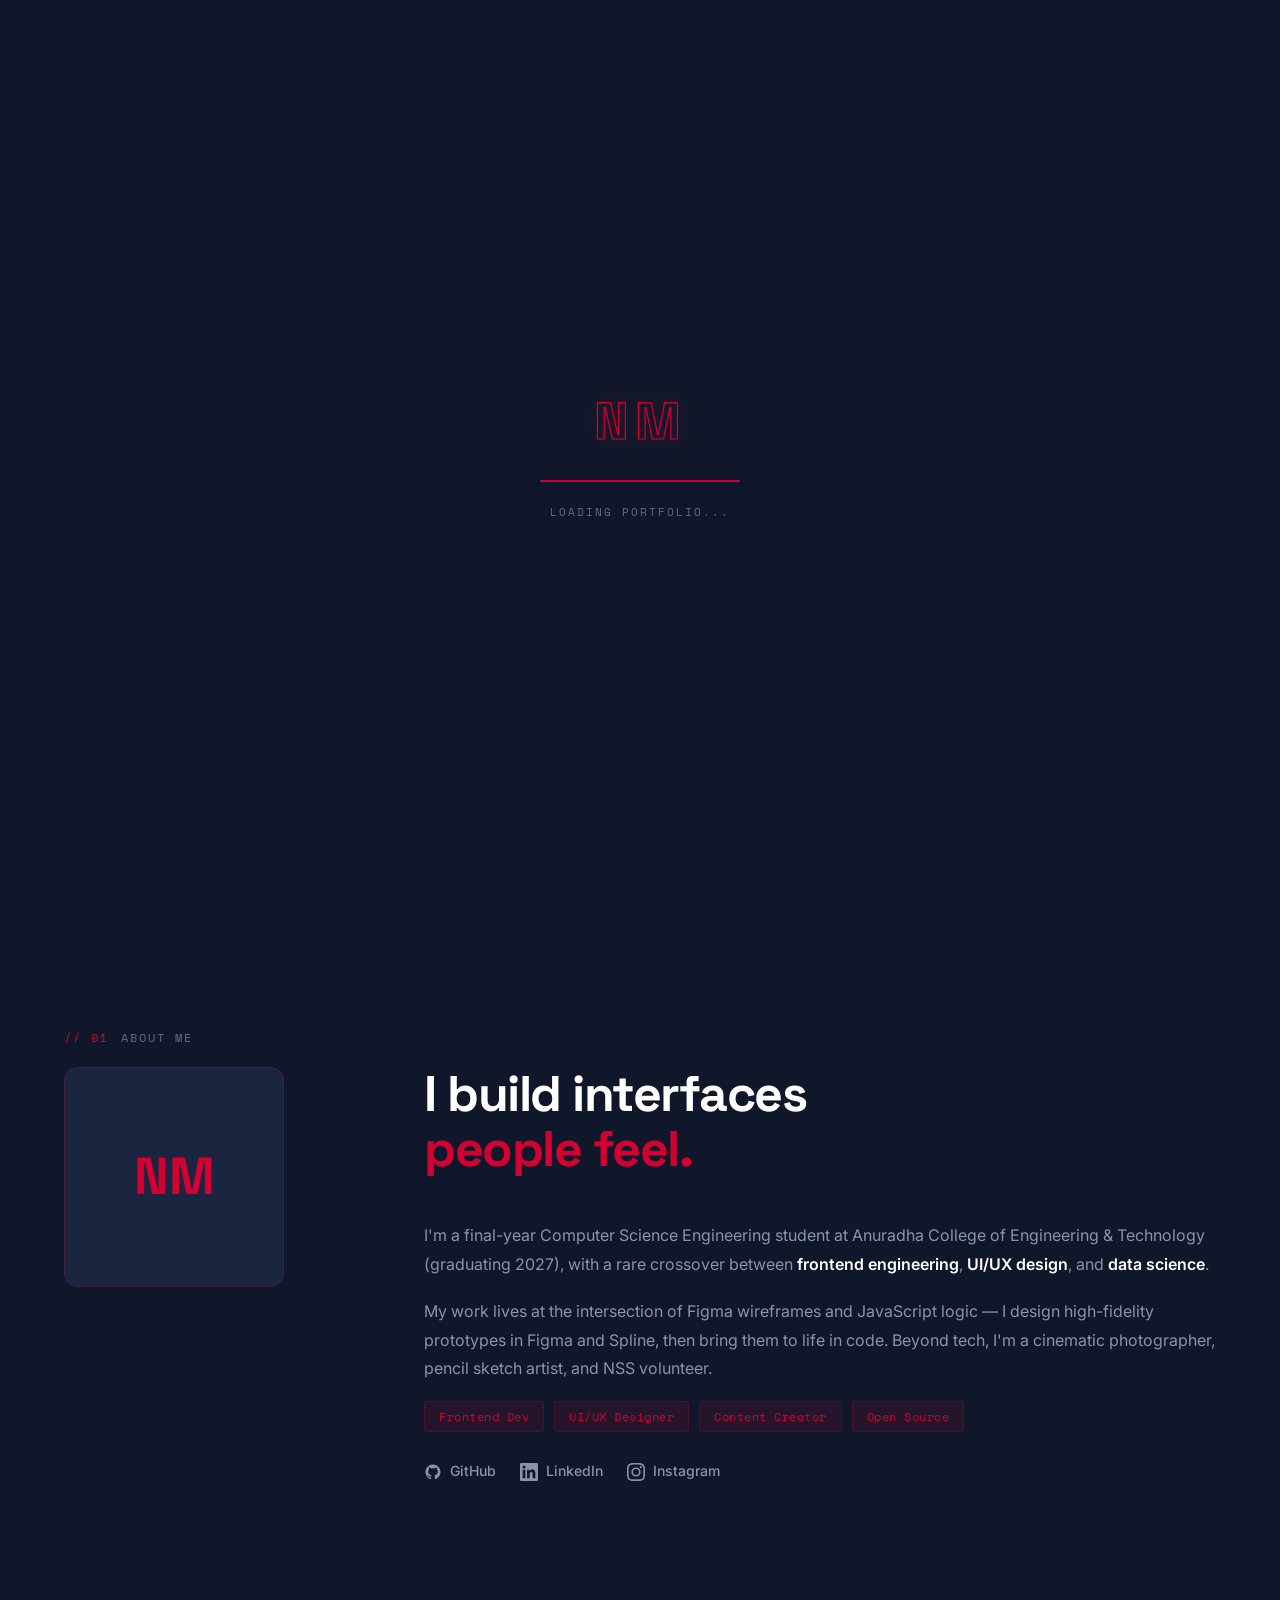
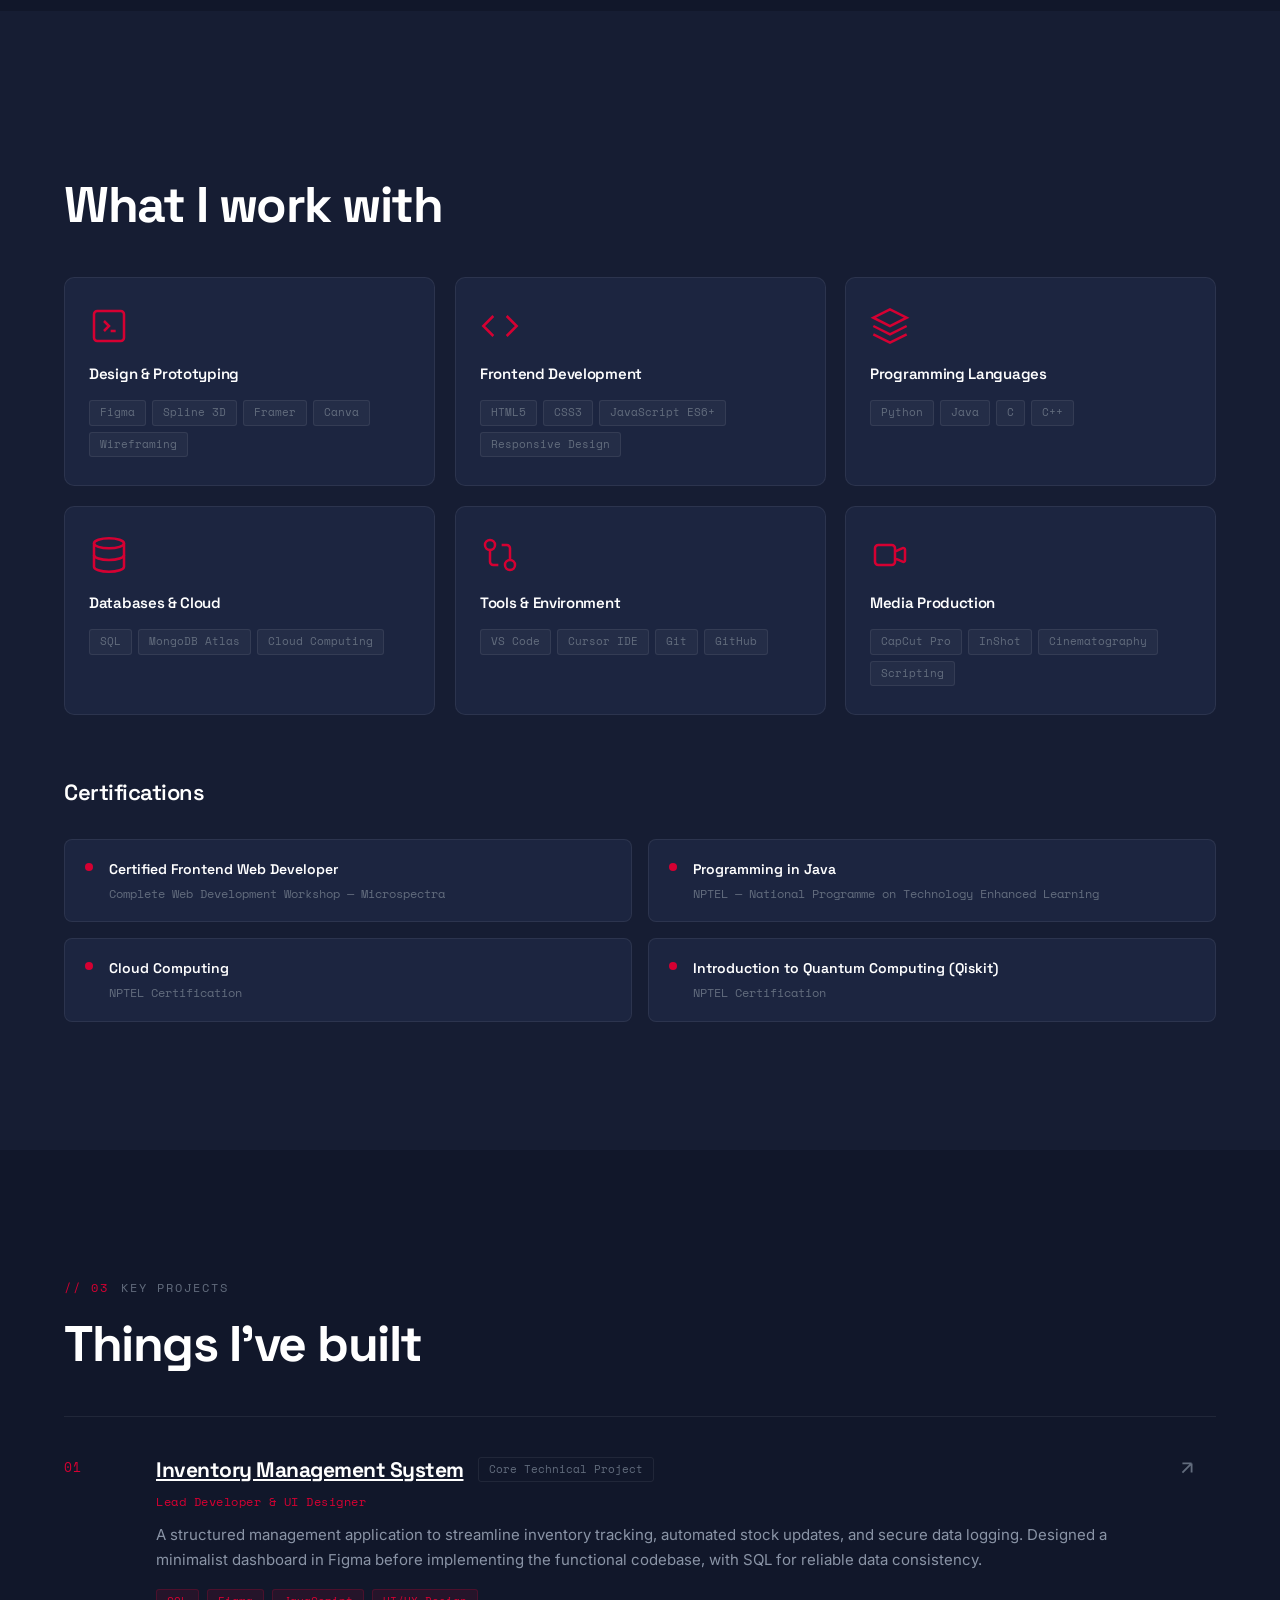
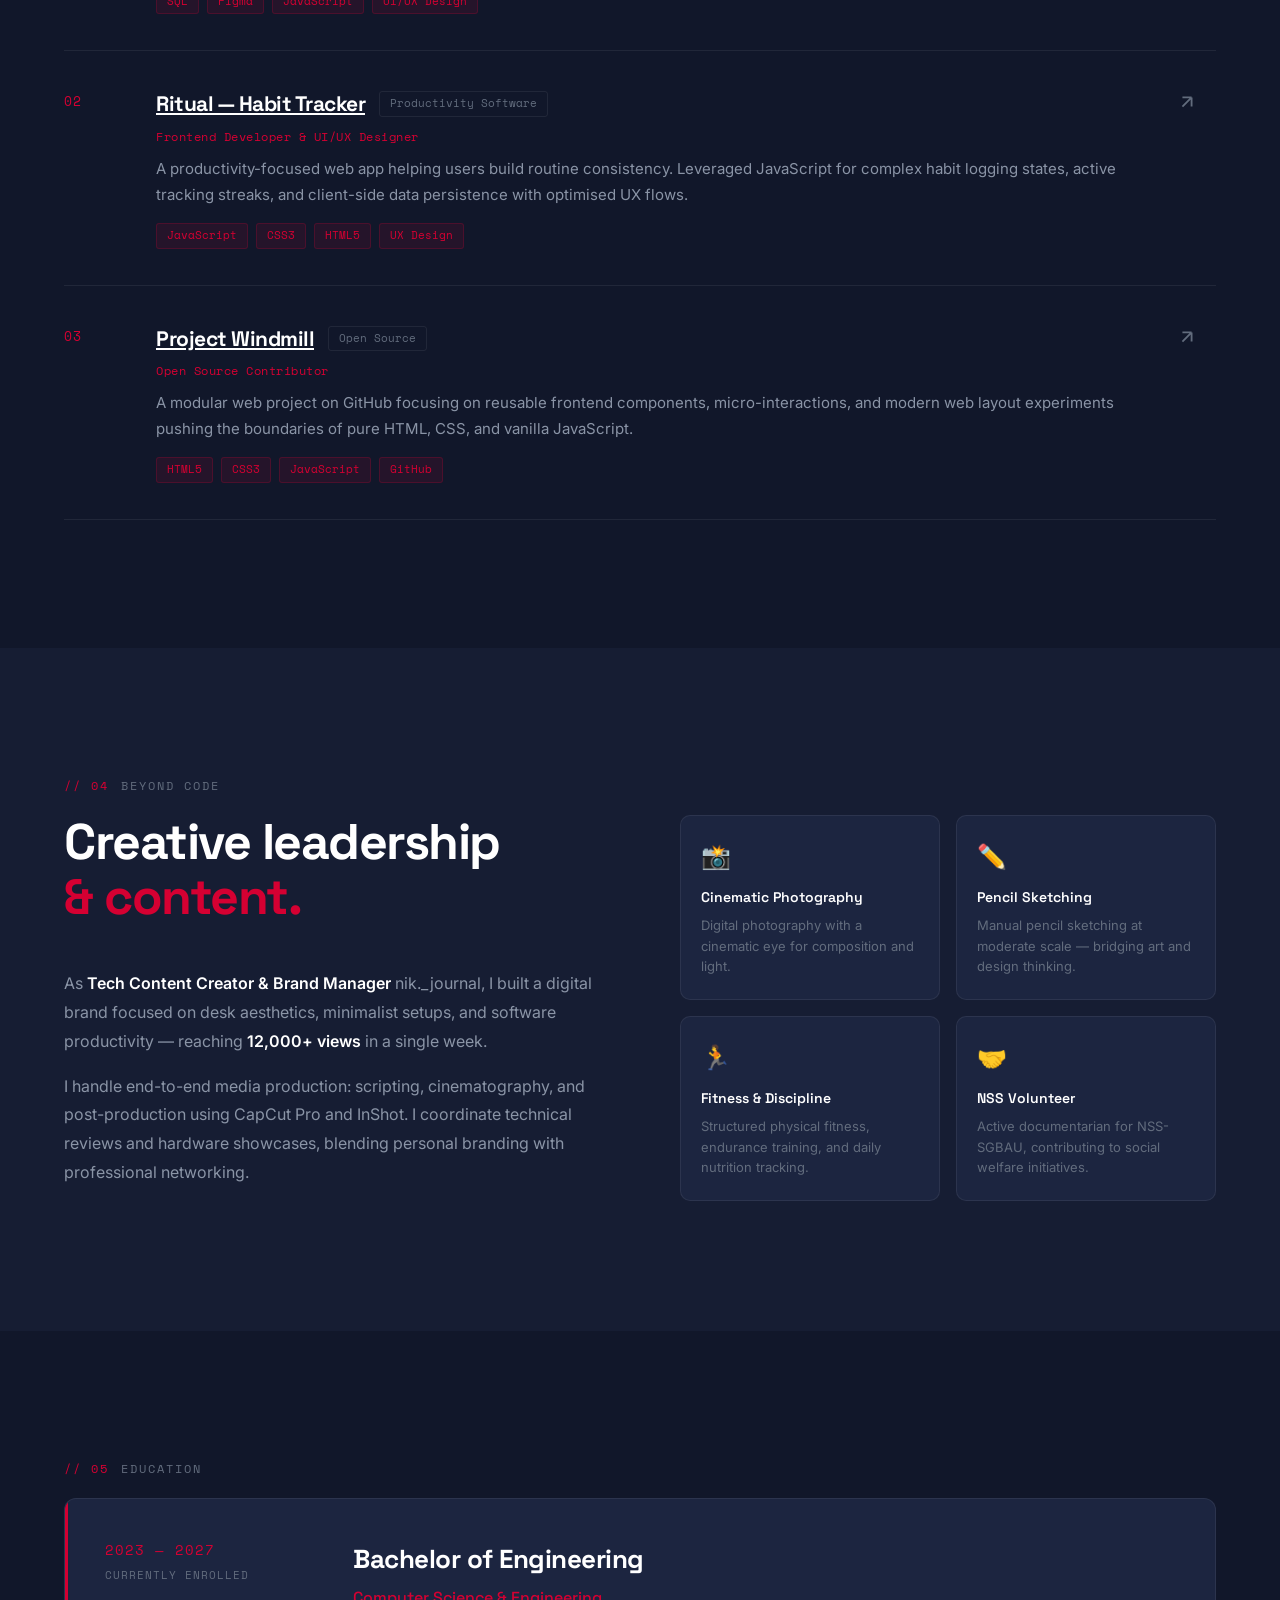
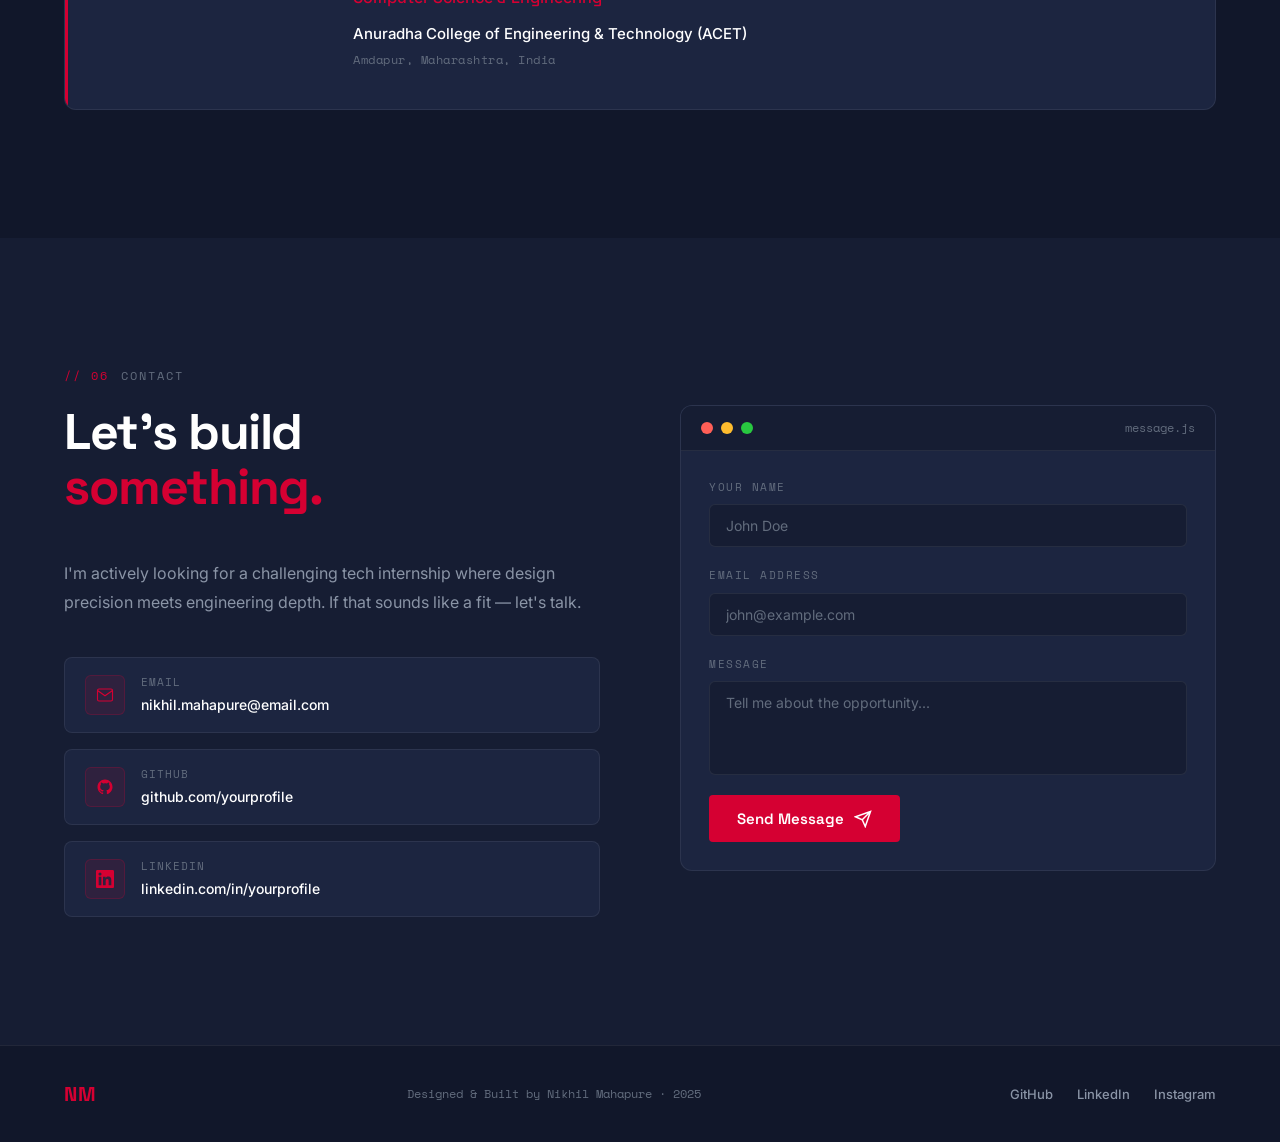
<file: index.html>
<!DOCTYPE html>
<html lang="en">
<head>
  <meta charset="UTF-8" />
  <meta name="viewport" content="width=device-width, initial-scale=1.0" />
  <title>Nikhil Mahapure — Frontend Developer & UI/UX Designer</title>
  <link rel="preconnect" href="https://fonts.googleapis.com" />
  <link rel="preconnect" href="https://fonts.gstatic.com" crossorigin />
  <link href="https://fonts.googleapis.com/css2?family=Space+Grotesk:wght@300;400;500;600;700&family=Inter:wght@300;400;500;600&family=Space+Mono:wght@400;700&display=swap" rel="stylesheet" />
  <link rel="icon" type="image/png" href="image\Frame 1.png">
  <link rel="stylesheet" href="style.css" />
</head>
<body>

  <!-- CURSOR -->
  <div class="cursor-dot" id="cursorDot"></div>
  <div class="cursor-ring" id="cursorRing"></div>

  <!-- LOADER -->
  <div class="loader" id="loader">
    <div class="loader-inner">
      <svg class="loader-svg" viewBox="0 0 160 80" fill="none" xmlns="http://www.w3.org/2000/svg">
        <text class="loader-initials" x="50%" y="60%" dominant-baseline="middle" text-anchor="middle">NM</text>
      </svg>
      <div class="loader-line-wrap"><div class="loader-line"></div></div>
      <span class="loader-label">Loading portfolio<span class="loader-dots">...</span></span>
    </div>
  </div>

  <!-- NAV -->
  <nav class="nav" id="nav">
    <a href="#hero" class="nav-logo magnetic"><span class="logo-nm">NM</span></a>
    <div class="nav-links">
      <a href="#about"    class="nav-link magnetic">About</a>
      <a href="#skills"   class="nav-link magnetic">Skills</a>
      <a href="#projects" class="nav-link magnetic">Projects</a>
      <a href="#creative" class="nav-link magnetic">Creative</a>
      <a href="#contact"  class="nav-link magnetic">Contact</a>
    </div>
    <button class="nav-menu-btn" id="menuBtn" aria-label="Toggle menu">
      <span></span><span></span><span></span>
    </button>
  </nav>

  <!-- Mobile Menu -->
  <div class="mobile-menu" id="mobileMenu">
    <a href="#about"    class="mobile-link">About</a>
    <a href="#skills"   class="mobile-link">Skills</a>
    <a href="#projects" class="mobile-link">Projects</a>
    <a href="#creative" class="mobile-link">Creative</a>
    <a href="#contact"  class="mobile-link">Contact</a>
  </div>

  <!-- HERO -->
  <section class="hero" id="hero">
    <div class="hero-bg-grid"></div>
    <div class="hero-particles" id="heroParticles"></div>

    <div class="hero-inner">

      <!-- ░ LEFT: text -->
      <div class="hero-content">
        <div class="hero-eyebrow reveal-up">
          <span class="eyebrow-dot"></span>
          Available for internship · Amdapur, Maharashtra
        </div>

        <h1 class="hero-name">
          <span class="name-line reveal-up" data-delay="0.1">
            <svg class="hero-name-svg" viewBox="0 0 720 104" fill="none" xmlns="http://www.w3.org/2000/svg" aria-label="NIKHIL">
              <text class="stroke-text" x="2" y="96">NIKHIL</text>
            </svg>
          </span>
          <span class="name-line reveal-up" data-delay="0.2">
            <span class="hero-filled-name">MAHAPURE</span>
          </span>
        </h1>

        <div class="hero-role reveal-up" data-delay="0.35">
          <span class="role-text" id="roleText"></span><span class="role-cursor">|</span>
        </div>

        <p class="hero-bio reveal-up" data-delay="0.45">
          Final-year CSE student crafting clean, interactive interfaces<br/>
          where design precision meets engineering depth.
        </p>

        <div class="hero-actions reveal-up" data-delay="0.55">
          <a href="#projects" class="btn-primary magnetic">
            <span>View Work</span>
            <svg viewBox="0 0 24 24" fill="none" stroke="currentColor" stroke-width="2"><path d="M5 12h14M12 5l7 7-7 7"/></svg>
          </a>
          <a href="#contact" class="btn-ghost magnetic">Get in Touch</a>
        </div>

        <div class="hero-stats reveal-up" data-delay="0.65">
          <div class="stat">
            <span class="stat-num">3+</span>
            <span class="stat-label">Projects Built</span>
          </div>
          <div class="stat-divider"></div>
          <div class="stat">
            <span class="stat-num">12K+</span>
            <span class="stat-label">Content Views</span>
          </div>
          <div class="stat-divider"></div>
          <div class="stat">
            <span class="stat-num">4+</span>
            <span class="stat-label">Certifications</span>
          </div>
        </div>
      </div>

      <!-- ░ RIGHT: 3D ID Card -->
      <div class="id-card-scene reveal-right" data-delay="0.4" id="idCardScene">

        <!-- Lanyard string -->
        <div class="lanyard-wrap" aria-hidden="true">
          <div class="lanyard-string"></div>
          <div class="lanyard-clip">
            <div class="lanyard-hole"></div>
          </div>
        </div>

        <!-- Card itself -->
        <div class="id-card" id="idCard">
          <div class="id-card-inner">

            <!-- FRONT -->
            <div class="id-card-face id-card-front">

              <!-- Holographic shimmer layer -->
              <div class="card-holo" id="cardHolo"></div>

              <!-- Top strip: brand + logo -->
              <div class="card-topbar">
                <div class="card-brand">
                  <span class="brand-dot"></span>
                  <span class="brand-text">ACET</span>
                </div>
                <div class="card-logo-mark">NM</div>
              </div>

              <!-- Photo placeholder -->
              <div class="card-photo">
                <div class="card-photo-inner">
                  <span class="photo-initials">NM</span>
                  <div class="photo-shimmer" img src></div>
                </div>
              </div>

              <!-- Big bold name -->
              <div class="card-name-block">
                <div class="card-name-first">NIKHIL</div>
                <div class="card-name-last">MAHAPURE</div>
              </div>

              <!-- Role frosted -->
              <div class="card-role-frost">
                <span>FRONTEND</span>
                <span>DEVELOPER</span>
              </div>

              <!-- Vertical name strip (right edge) -->
              <div class="card-vertical-name" aria-hidden="true">MAHAPURE</div>

              <!-- Accent lines -->
              <div class="card-accent-line"></div>

              <!-- Bottom info bar -->
              <div class="card-footer">
                <div class="card-footer-item">
                  <span class="footer-label">BATCH</span>
                  <span class="footer-val">2023 – 2027</span>
                </div>
                <div class="footer-sep"></div>
                <div class="card-footer-item">
                  <span class="footer-label">ID</span>
                  <span class="footer-val">NM-CSE-047</span>
                </div>
              </div>

              <!-- QR micro -->
              <!-- <div class="card-qr" aria-hidden="true">
                <svg viewBox="0 0 21 21" fill="none" xmlns="http://www.w3.org/2000/svg">
                  <rect x="0" y="0" width="9" height="9" fill="currentColor" rx="1"/>
                  <rect x="1" y="1" width="7" height="7" fill="#0e1322" rx="0.5"/>
                  <rect x="2" y="2" width="5" height="5" fill="currentColor" rx="0.3"/>
                  <rect x="12" y="0" width="9" height="9" fill="currentColor" rx="1"/>
                  <rect x="13" y="1" width="7" height="7" fill="#0e1322" rx="0.5"/>
                  <rect x="14" y="2" width="5" height="5" fill="currentColor" rx="0.3"/>
                  <rect x="0" y="12" width="9" height="9" fill="currentColor" rx="1"/>
                  <rect x="1" y="13" width="7" height="7" fill="#0e1322" rx="0.5"/>
                  <rect x="2" y="14" width="5" height="5" fill="currentColor" rx="0.3"/>
                  <rect x="12" y="12" width="3" height="3" fill="currentColor"/>
                  <rect x="16" y="12" width="3" height="3" fill="currentColor"/>
                  <rect x="12" y="16" width="3" height="3" fill="currentColor"/>
                  <rect x="16" y="16" width="3" height="3" fill="currentColor"/>
                  <rect x="10" y="0" width="2" height="2" fill="currentColor"/>
                  <rect x="10" y="4" width="2" height="2" fill="currentColor"/>
                  <rect x="10" y="8" width="2" height="2" fill="currentColor"/>
                </svg>
              </div> -->

            </div><!-- /front -->

            <!-- BACK -->
            <div class="id-card-face id-card-back">
              <div class="back-stripe"></div>
              <div class="back-sig-area">
                <span class="back-sig-label">AUTHORIZED SIGNATURE</span>
                <div class="back-sig-line"></div>
                <span class="back-sig-name">Nikhil Mahapure</span>
              </div>
              <div class="back-barcode" aria-hidden="true">
                <svg viewBox="0 0 21 21" fill="none" xmlns="http://www.w3.org/2000/svg">
                  <g fill="currentColor">
                    <rect x="0"   y="0" width="3" height="36"/>
                    <rect x="5"   y="0" width="1" height="36"/>
                    <rect x="8"   y="0" width="2" height="36"/>
                    <rect x="12"  y="0" width="4" height="36"/>
                    <rect x="18"  y="0" width="1" height="36"/>
                    <rect x="21"  y="0" width="3" height="36"/>
                    <rect x="26"  y="0" width="2" height="36"/>
                    <rect x="30"  y="0" width="1" height="36"/>
                    <rect x="33"  y="0" width="4" height="36"/>
                    <rect x="39"  y="0" width="2" height="36"/>
                    <rect x="43"  y="0" width="1" height="36"/>
                    <rect x="46"  y="0" width="3" height="36"/>
                    <rect x="51"  y="0" width="2" height="36"/>
                    <rect x="55"  y="0" width="1" height="36"/>
                    <rect x="58"  y="0" width="4" height="36"/>
                    <rect x="64"  y="0" width="1" height="36"/>
                    <rect x="67"  y="0" width="2" height="36"/>
                    <rect x="71"  y="0" width="3" height="36"/>
                    <rect x="76"  y="0" width="1" height="36"/>
                    <rect x="79"  y="0" width="2" height="36"/>
                    <rect x="83"  y="0" width="4" height="36"/>
                    <rect x="89"  y="0" width="1" height="36"/>
                    <rect x="92"  y="0" width="3" height="36"/>
                    <rect x="97"  y="0" width="2" height="36"/>
                    <rect x="101" y="0" width="1" height="36"/>
                    <rect x="104" y="0" width="4" height="36"/>
                    <rect x="110" y="0" width="2" height="36"/>
                    <rect x="114" y="0" width="3" height="36"/>
                    <rect x="118" y="0" width="2" height="36"/>
                  </g>
                  <text x="60" y="40" text-anchor="middle" fill="currentColor" font-size="6" font-family="Space Mono">NM2023CSE047</text>
                </svg>
              </div>
              <div class="back-note">Anuradha College of Engineering &amp; Technology<br/>CSE Dept · Amdapur, Maharashtra</div>
              <div class="back-valid">VALID: 2023 – 2027</div>
            </div><!-- /back -->

          </div><!-- /inner -->
        </div><!-- /card -->

        <p class="card-hint">Move cursor over card · Click to flip</p>
      </div><!-- /id-card-scene -->

    </div><!-- /hero-inner -->

    <div class="hero-scroll-hint">
      <div class="scroll-line"></div>
      <span>scroll</span>
    </div>
  </section>

  <!-- ABOUT -->
  <section class="section about" id="about">
    <div class="container">
      <div class="section-label reveal-up"><span class="label-tag">// 01</span><span>About Me</span></div>
      <div class="about-grid">
        <div class="about-left reveal-left">
          <div class="about-avatar-wrap">
            <div class="avatar-placeholder tilt-card">
              <span>NM</span>
              <div class="avatar-ring"></div><div class="avatar-ring-2"></div>
              <div class="card-shine"></div>
            </div>
          </div>
        </div>
        <div class="about-right">
          <h2 class="section-heading reveal-up">I build interfaces<br/><em class="accent">people feel.</em></h2>
          <p class="about-text reveal-up" data-delay="0.1">I'm a final-year Computer Science Engineering student at Anuradha College of Engineering & Technology (graduating 2027), with a rare crossover between <strong>frontend engineering</strong>, <strong>UI/UX design</strong>, and <strong>data science</strong>.</p>
          <p class="about-text reveal-up" data-delay="0.2">My work lives at the intersection of Figma wireframes and JavaScript logic — I design high-fidelity prototypes in Figma and Spline, then bring them to life in code. Beyond tech, I'm a cinematic photographer, pencil sketch artist, and NSS volunteer.</p>
          <div class="about-tags reveal-up" data-delay="0.3">
            <span class="tag">Frontend Dev</span><span class="tag">UI/UX Designer</span><span class="tag">Content Creator</span><span class="tag">Open Source</span>
          </div>
          <div class="about-links reveal-up" data-delay="0.4">
            <a href="https://github.com/Nikhil-o1" class="icon-link magnetic" target="_blank" rel="noopener">
              <svg viewBox="0 0 24 24" fill="currentColor"><path d="M12 2C6.477 2 2 6.477 2 12c0 4.42 2.865 8.167 6.839 9.49.5.092.682-.217.682-.482 0-.237-.008-.866-.013-1.7-2.782.603-3.369-1.342-3.369-1.342-.454-1.155-1.11-1.462-1.11-1.462-.908-.62.069-.608.069-.608 1.003.07 1.531 1.03 1.531 1.03.892 1.529 2.341 1.087 2.91.832.092-.647.35-1.088.636-1.338-2.22-.253-4.555-1.11-4.555-4.943 0-1.091.39-1.984 1.029-2.683-.103-.253-.446-1.27.098-2.647 0 0 .84-.269 2.75 1.025A9.578 9.578 0 0 1 12 6.836c.85.004 1.705.114 2.504.336 1.909-1.294 2.747-1.025 2.747-1.025.546 1.377.203 2.394.1 2.647.64.699 1.028 1.592 1.028 2.683 0 3.842-2.339 4.687-4.566 4.935.359.309.678.919.678 1.852 0 1.336-.012 2.415-.012 2.743 0 .267.18.578.688.48C19.138 20.163 22 16.418 22 12c0-5.523-4.477-10-10-10z"/></svg>
              GitHub
            </a>
            <a href="https://linkedin.com/in/yourprofile" class="icon-link magnetic" target="_blank" rel="noopener">
              <svg viewBox="0 0 24 24" fill="currentColor"><path d="M20.447 20.452h-3.554v-5.569c0-1.328-.027-3.037-1.852-3.037-1.853 0-2.136 1.445-2.136 2.939v5.667H9.351V9h3.414v1.561h.046c.477-.9 1.637-1.85 3.37-1.85 3.601 0 4.267 2.37 4.267 5.455v6.286zM5.337 7.433a2.062 2.062 0 0 1-2.063-2.065 2.064 2.064 0 1 1 2.063 2.065zm1.782 13.019H3.555V9h3.564v11.452zM22.225 0H1.771C.792 0 0 .774 0 1.729v20.542C0 23.227.792 24 1.771 24h20.451C23.2 24 24 23.227 24 22.271V1.729C24 .774 23.2 0 22.222 0h.003z"/></svg>
              LinkedIn
            </a>
            <a href="https://instagram.com/nik._journal" class="icon-link magnetic" target="_blank" rel="noopener">
              <svg viewBox="0 0 24 24" fill="currentColor"><path d="M12 2.163c3.204 0 3.584.012 4.85.07 3.252.148 4.771 1.691 4.919 4.919.058 1.265.069 1.645.069 4.849 0 3.205-.012 3.584-.069 4.849-.149 3.225-1.664 4.771-4.919 4.919-1.266.058-1.644.07-4.85.07-3.204 0-3.584-.012-4.849-.07-3.26-.149-4.771-1.699-4.919-4.92-.058-1.265-.07-1.644-.07-4.849 0-3.204.013-3.583.07-4.849.149-3.227 1.664-4.771 4.919-4.919 1.266-.057 1.645-.069 4.849-.069zm0-2.163c-3.259 0-3.667.014-4.947.072-4.358.2-6.78 2.618-6.98 6.98-.059 1.281-.073 1.689-.073 4.948 0 3.259.014 3.668.072 4.948.2 4.358 2.618 6.78 6.98 6.98 1.281.058 1.689.072 4.948.072 3.259 0 3.668-.014 4.948-.072 4.354-.2 6.782-2.618 6.979-6.98.059-1.28.073-1.689.073-4.948 0-3.259-.014-3.667-.072-4.947-.196-4.354-2.617-6.78-6.979-6.98-1.281-.059-1.69-.073-4.949-.073zm0 5.838a6.162 6.162 0 1 0 0 12.324 6.162 6.162 0 0 0 0-12.324zM12 16a4 4 0 1 1 0-8 4 4 0 0 1 0 8zm6.406-11.845a1.44 1.44 0 1 0 0 2.881 1.44 1.44 0 0 0 0-2.881z"/></svg>
              Instagram
            </a>
          </div>
        </div>
      </div>
    </div>
  </section>

  <!-- SKILLS -->
  <section class="section skills" id="skills">
    <div class="container">
      <div class="section-label reveal-up"><span class="label-tag">// 02</span><span>Technical Toolkit</span></div>
      <h2 class="section-heading reveal-up">What I work with</h2>
      <div class="skills-grid">
        <div class="skill-card tilt-card reveal-up" data-delay="0.0"><div class="skill-icon"><svg viewBox="0 0 24 24" fill="none" stroke="currentColor" stroke-width="1.5"><rect x="3" y="3" width="18" height="18" rx="2"/><path d="M9 9l3 3-3 3M13 15h3"/></svg></div><h3 class="skill-title">Design & Prototyping</h3><div class="skill-tags"><span>Figma</span><span>Spline 3D</span><span>Framer</span><span>Canva</span><span>Wireframing</span></div><div class="card-shine"></div></div>
        <div class="skill-card tilt-card reveal-up" data-delay="0.1"><div class="skill-icon"><svg viewBox="0 0 24 24" fill="none" stroke="currentColor" stroke-width="1.5"><polyline points="16 18 22 12 16 6"/><polyline points="8 6 2 12 8 18"/></svg></div><h3 class="skill-title">Frontend Development</h3><div class="skill-tags"><span>HTML5</span><span>CSS3</span><span>JavaScript ES6+</span><span>Responsive Design</span></div><div class="card-shine"></div></div>
        <div class="skill-card tilt-card reveal-up" data-delay="0.2"><div class="skill-icon"><svg viewBox="0 0 24 24" fill="none" stroke="currentColor" stroke-width="1.5"><path d="M12 2L2 7l10 5 10-5-10-5zM2 17l10 5 10-5M2 12l10 5 10-5"/></svg></div><h3 class="skill-title">Programming Languages</h3><div class="skill-tags"><span>Python</span><span>Java</span><span>C</span><span>C++</span></div><div class="card-shine"></div></div>
        <div class="skill-card tilt-card reveal-up" data-delay="0.3"><div class="skill-icon"><svg viewBox="0 0 24 24" fill="none" stroke="currentColor" stroke-width="1.5"><ellipse cx="12" cy="5" rx="9" ry="3"/><path d="M21 12c0 1.66-4 3-9 3s-9-1.34-9-3"/><path d="M3 5v14c0 1.66 4 3 9 3s9-1.34 9-3V5"/></svg></div><h3 class="skill-title">Databases & Cloud</h3><div class="skill-tags"><span>SQL</span><span>MongoDB Atlas</span><span>Cloud Computing</span></div><div class="card-shine"></div></div>
        <div class="skill-card tilt-card reveal-up" data-delay="0.4"><div class="skill-icon"><svg viewBox="0 0 24 24" fill="none" stroke="currentColor" stroke-width="1.5"><circle cx="18" cy="18" r="3"/><circle cx="6" cy="6" r="3"/><path d="M13 6h3a2 2 0 0 1 2 2v7"/><path d="M11 18H8a2 2 0 0 1-2-2V9"/></svg></div><h3 class="skill-title">Tools & Environment</h3><div class="skill-tags"><span>VS Code</span><span>Cursor IDE</span><span>Git</span><span>GitHub</span></div><div class="card-shine"></div></div>
        <div class="skill-card tilt-card reveal-up" data-delay="0.5"><div class="skill-icon"><svg viewBox="0 0 24 24" fill="none" stroke="currentColor" stroke-width="1.5"><path d="M15 10l4.553-2.069A1 1 0 0 1 21 8.87v6.26a1 1 0 0 1-1.447.899L15 14M3 8a2 2 0 0 1 2-2h8a2 2 0 0 1 2 2v8a2 2 0 0 1-2 2H5a2 2 0 0 1-2-2V8z"/></svg></div><h3 class="skill-title">Media Production</h3><div class="skill-tags"><span>CapCut Pro</span><span>InShot</span><span>Cinematography</span><span>Scripting</span></div><div class="card-shine"></div></div>
      </div>
      <div class="certs-section">
        <h3 class="certs-title reveal-up">Certifications</h3>
        <div class="certs-list">
          <div class="cert-item reveal-up" data-delay="0.0"><div class="cert-dot"></div><div><span class="cert-name">Certified Frontend Web Developer</span><span class="cert-org">Complete Web Development Workshop — Microspectra</span></div></div>
          <div class="cert-item reveal-up" data-delay="0.1"><div class="cert-dot"></div><div><span class="cert-name">Programming in Java</span><span class="cert-org">NPTEL — National Programme on Technology Enhanced Learning</span></div></div>
          <div class="cert-item reveal-up" data-delay="0.2"><div class="cert-dot"></div><div><span class="cert-name">Cloud Computing</span><span class="cert-org">NPTEL Certification</span></div></div>
          <div class="cert-item reveal-up" data-delay="0.3"><div class="cert-dot"></div><div><span class="cert-name">Introduction to Quantum Computing (Qiskit)</span><span class="cert-org">NPTEL Certification</span></div></div>
        </div>
      </div>
    </div>
  </section>

  <!-- PROJECTS -->
  <section class="section projects" id="projects">
    <div class="container">
      <div class="section-label reveal-up"><span class="label-tag">// 03</span><span>Key Projects</span></div>
      <h2 class="section-heading reveal-up">Things I've built</h2>
      <div class="projects-list">
        <div class="project-item reveal-up" data-delay="0.0">
          <div class="project-num">01</div>
          <div class="project-content"><div class="project-meta"><a class="project-title" href="https://github.com/Nikhil-o1/Inventory-Managements-System" target="_blank">Inventory Management System</a><span class="project-badge">Core Technical Project</span></div><p class="project-role">Lead Developer & UI Designer</p><p class="project-desc">A structured management application to streamline inventory tracking, automated stock updates, and secure data logging. Designed a minimalist dashboard in Figma before implementing the functional codebase, with SQL for reliable data consistency.</p><div class="project-tech"><span>SQL</span><span>Figma</span><span>JavaScript</span><span>UI/UX Design</span></div></div>
          <div class="project-arrow"><svg viewBox="0 0 24 24" fill="none" stroke="currentColor" stroke-width="2"><path d="M7 17L17 7M17 7H7M17 7v10"/></svg></div>
        </div>
        <div class="project-item reveal-up" data-delay="0.1">
          <div class="project-num">02</div>
          <div class="project-content"><div class="project-meta"><a class="project-title" href="https://github.com/Nikhil-o1/Consistify----habbit-tracker" target="_blank">Ritual — Habit Tracker</a><span class="project-badge">Productivity Software</span></div><p class="project-role">Frontend Developer & UI/UX Designer</p><p class="project-desc">A productivity-focused web app helping users build routine consistency. Leveraged JavaScript for complex habit logging states, active tracking streaks, and client-side data persistence with optimised UX flows.</p><div class="project-tech"><span>JavaScript</span><span>CSS3</span><span>HTML5</span><span>UX Design</span></div></div>
          <div class="project-arrow"><svg viewBox="0 0 24 24" fill="none" stroke="currentColor" stroke-width="2"><path d="M7 17L17 7M17 7H7M17 7v10"/></svg></div>
        </div>
        <div class="project-item reveal-up" data-delay="0.2">
          <div class="project-num">03</div>
          <div class="project-content"><div class="project-meta"><a class="project-title" href="https://github.com/Nikhil-o1/Project-windmill" target="_blank">Project Windmill</a><span class="project-badge">Open Source</span></div><p class="project-role">Open Source Contributor</p><p class="project-desc">A modular web project on GitHub focusing on reusable frontend components, micro-interactions, and modern web layout experiments pushing the boundaries of pure HTML, CSS, and vanilla JavaScript.</p><div class="project-tech"><span>HTML5</span><span>CSS3</span><span>JavaScript</span><span>GitHub</span></div></div>
          <div class="project-arrow"><svg viewBox="0 0 24 24" fill="none" stroke="currentColor" stroke-width="2"><path d="M7 17L17 7M17 7H7M17 7v10"/></svg></div>
        </div>
      </div>
    </div>
  </section>

  <!-- CREATIVE -->
  <section class="section creative" id="creative">
    <div class="container">
      <div class="section-label reveal-up"><span class="label-tag">// 04</span><span>Beyond Code</span></div>
      <div class="creative-grid">
        <div class="creative-main reveal-left">
          <h2 class="section-heading">Creative leadership<br/><em class="accent">&amp; content.</em></h2>
          <p class="creative-desc">As <strong>Tech Content Creator & Brand Manager</strong> nik._journal, I built a digital brand focused on desk aesthetics, minimalist setups, and software productivity — reaching <strong class="accent">12,000+ views</strong> in a single week.</p>
          <p class="creative-desc">I handle end-to-end media production: scripting, cinematography, and post-production using CapCut Pro and InShot. I coordinate technical reviews and hardware showcases, blending personal branding with professional networking.</p>
        </div>
        <div class="creative-cards">
          <div class="creative-card tilt-card reveal-up" data-delay="0.0"><div class="creative-card-icon">📸</div><h4>Cinematic Photography</h4><p>Digital photography with a cinematic eye for composition and light.</p><div class="card-shine"></div></div>
          <div class="creative-card tilt-card reveal-up" data-delay="0.1"><div class="creative-card-icon">✏️</div><h4>Pencil Sketching</h4><p>Manual pencil sketching at moderate scale — bridging art and design thinking.</p><div class="card-shine"></div></div>
          <div class="creative-card tilt-card reveal-up" data-delay="0.2"><div class="creative-card-icon">🏃</div><h4>Fitness & Discipline</h4><p>Structured physical fitness, endurance training, and daily nutrition tracking.</p><div class="card-shine"></div></div>
          <div class="creative-card tilt-card reveal-up" data-delay="0.3"><div class="creative-card-icon">🤝</div><h4>NSS Volunteer</h4><p>Active documentarian for NSS-SGBAU, contributing to social welfare initiatives.</p><div class="card-shine"></div></div>
        </div>
      </div>
    </div>
  </section>

  <!-- EDUCATION -->
  <section class="section education" id="education">
    <div class="container">
      <div class="section-label reveal-up"><span class="label-tag">// 05</span><span>Education</span></div>
      <div class="edu-card tilt-card reveal-up">
        <div class="edu-left"><div class="edu-year">2023 — 2027</div><div class="edu-status">Currently enrolled</div></div>
        <div class="edu-right"><h3 class="edu-degree">Bachelor of Engineering</h3><p class="edu-field">Computer Science & Engineering</p><p class="edu-college">Anuradha College of Engineering & Technology (ACET)</p><p class="edu-location">Amdapur, Maharashtra, India</p></div>
        <div class="card-shine"></div>
      </div>
    </div>
  </section>

  <!-- CONTACT -->
  <section class="section contact" id="contact">
    <div class="container">
      <div class="section-label reveal-up"><span class="label-tag">// 06</span><span>Contact</span></div>
      <div class="contact-grid">
        <div class="contact-left">
          <h2 class="section-heading reveal-up">Let's build<br/><em class="accent">something.</em></h2>
          <p class="contact-desc reveal-up" data-delay="0.1">I'm actively looking for a challenging tech internship where design precision meets engineering depth. If that sounds like a fit — let's talk.</p>
          <div class="contact-links">
            <a href="mailto:nikhil.mahapure@email.com" class="contact-link reveal-up magnetic" data-delay="0.2"><div class="contact-link-icon"><svg viewBox="0 0 24 24" fill="none" stroke="currentColor" stroke-width="1.5"><path d="M4 4h16c1.1 0 2 .9 2 2v12c0 1.1-.9 2-2 2H4c-1.1 0-2-.9-2-2V6c0-1.1.9-2 2-2z"/><polyline points="22,6 12,13 2,6"/></svg></div><div><span class="contact-link-label">Email</span><span class="contact-link-value">nikhil.mahapure@email.com</span></div></a>
            <a href="https://github.com/Nikhil-o1" class="contact-link reveal-up magnetic" data-delay="0.3" target="_blank" rel="noopener"><div class="contact-link-icon"><svg viewBox="0 0 24 24" fill="currentColor"><path d="M12 2C6.477 2 2 6.477 2 12c0 4.42 2.865 8.167 6.839 9.49.5.092.682-.217.682-.482 0-.237-.008-.866-.013-1.7-2.782.603-3.369-1.342-3.369-1.342-.454-1.155-1.11-1.462-1.11-1.462-.908-.62.069-.608.069-.608 1.003.07 1.531 1.03 1.531 1.03.892 1.529 2.341 1.087 2.91.832.092-.647.35-1.088.636-1.338-2.22-.253-4.555-1.11-4.555-4.943 0-1.091.39-1.984 1.029-2.683-.103-.253-.446-1.27.098-2.647 0 0 .84-.269 2.75 1.025A9.578 9.578 0 0 1 12 6.836c.85.004 1.705.114 2.504.336 1.909-1.294 2.747-1.025 2.747-1.025.546 1.377.203 2.394.1 2.647.64.699 1.028 1.592 1.028 2.683 0 3.842-2.339 4.687-4.566 4.935.359.309.678.919.678 1.852 0 1.336-.012 2.415-.012 2.743 0 .267.18.578.688.48C19.138 20.163 22 16.418 22 12c0-5.523-4.477-10-10-10z"/></svg></div><div><span class="contact-link-label">GitHub</span><span class="contact-link-value">github.com/yourprofile</span></div></a>
            <a href="https://linkedin.com/in/yourprofile" class="contact-link reveal-up magnetic" data-delay="0.4" target="_blank" rel="noopener"><div class="contact-link-icon"><svg viewBox="0 0 24 24" fill="currentColor"><path d="M20.447 20.452h-3.554v-5.569c0-1.328-.027-3.037-1.852-3.037-1.853 0-2.136 1.445-2.136 2.939v5.667H9.351V9h3.414v1.561h.046c.477-.9 1.637-1.85 3.37-1.85 3.601 0 4.267 2.37 4.267 5.455v6.286zM5.337 7.433a2.062 2.062 0 0 1-2.063-2.065 2.064 2.064 0 1 1 2.063 2.065zm1.782 13.019H3.555V9h3.564v11.452zM22.225 0H1.771C.792 0 0 .774 0 1.729v20.542C0 23.227.792 24 1.771 24h20.451C23.2 24 24 23.227 24 22.271V1.729C24 .774 23.2 0 22.222 0h.003z"/></svg></div><div><span class="contact-link-label">LinkedIn</span><span class="contact-link-value">linkedin.com/in/yourprofile</span></div></a>
          </div>
        </div>
        <div class="contact-right reveal-right">
          <div class="contact-box">
            <div class="contact-box-header"><span class="box-dot bdred"></span><span class="box-dot bdyellow"></span><span class="box-dot bdgreen"></span><span class="box-label">message.js</span></div>
            <form class="contact-form" id="contactForm">
              <div class="form-group"><label>Your Name</label><input type="text" placeholder="John Doe" required /></div>
              <div class="form-group"><label>Email Address</label><input type="email" placeholder="john@example.com" required /></div>
              <div class="form-group"><label>Message</label><textarea rows="4" placeholder="Tell me about the opportunity..." required></textarea></div>
              <button type="submit" class="btn-primary magnetic form-submit"><span>Send Message</span><svg viewBox="0 0 24 24" fill="none" stroke="currentColor" stroke-width="2"><path d="M22 2L11 13M22 2l-7 20-4-9-9-4 20-7z"/></svg></button>
            </form>
          </div>
        </div>
      </div>
    </div>
  </section>

  <footer class="footer">
    <div class="container">
      <div class="footer-inner">
        <div class="footer-logo">NM</div>
        <p class="footer-copy">Designed & Built by Nikhil Mahapure · 2025</p>
        <div class="footer-links">
          <a href="https://github.com/Nikhil-o1" target="_blank" rel="noopener">GitHub</a>
          <a href="https://linkedin.com/in/yourprofile" target="_blank" rel="noopener">LinkedIn</a>
          <a href="https://instagram.com/nik._journal" target="_blank" rel="noopener">Instagram</a>
        </div>
      </div>
    </div>
  </footer>

  <script src="script.js"></script>
</body>
</html>
</file>
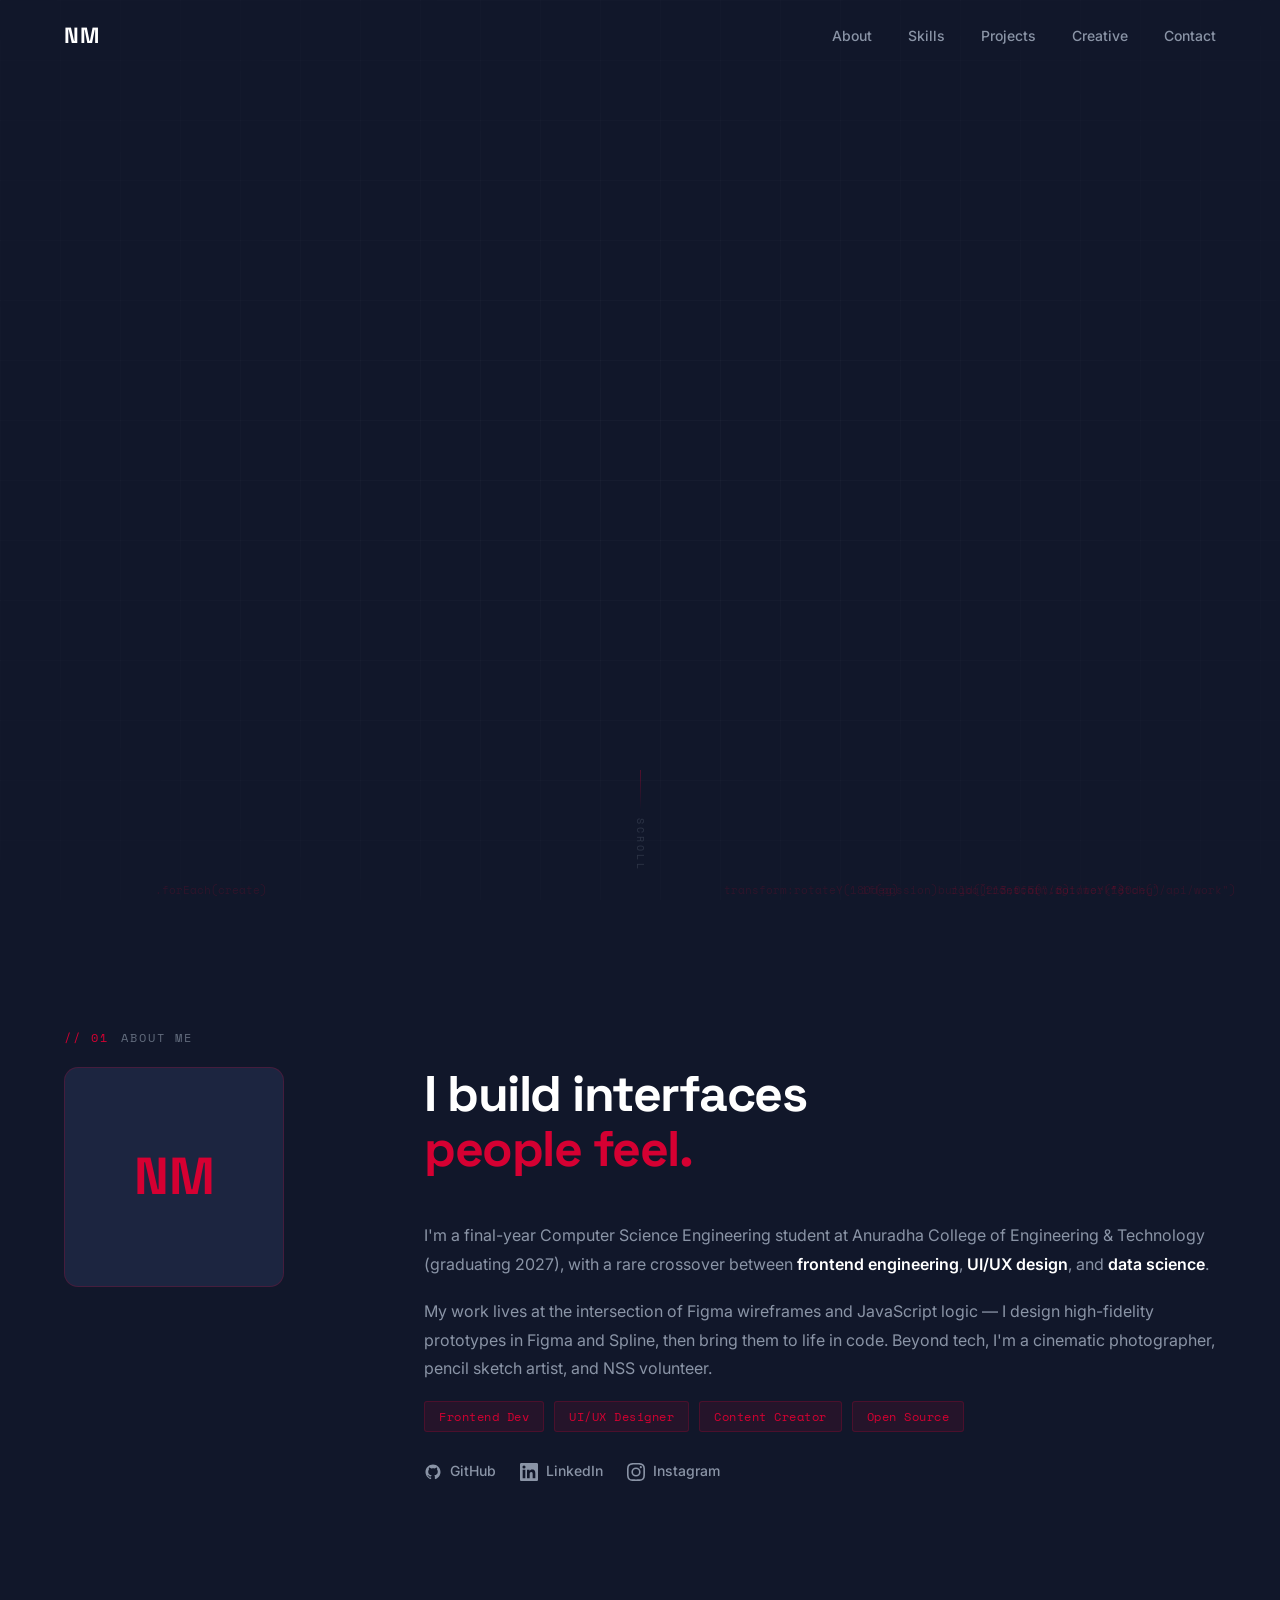
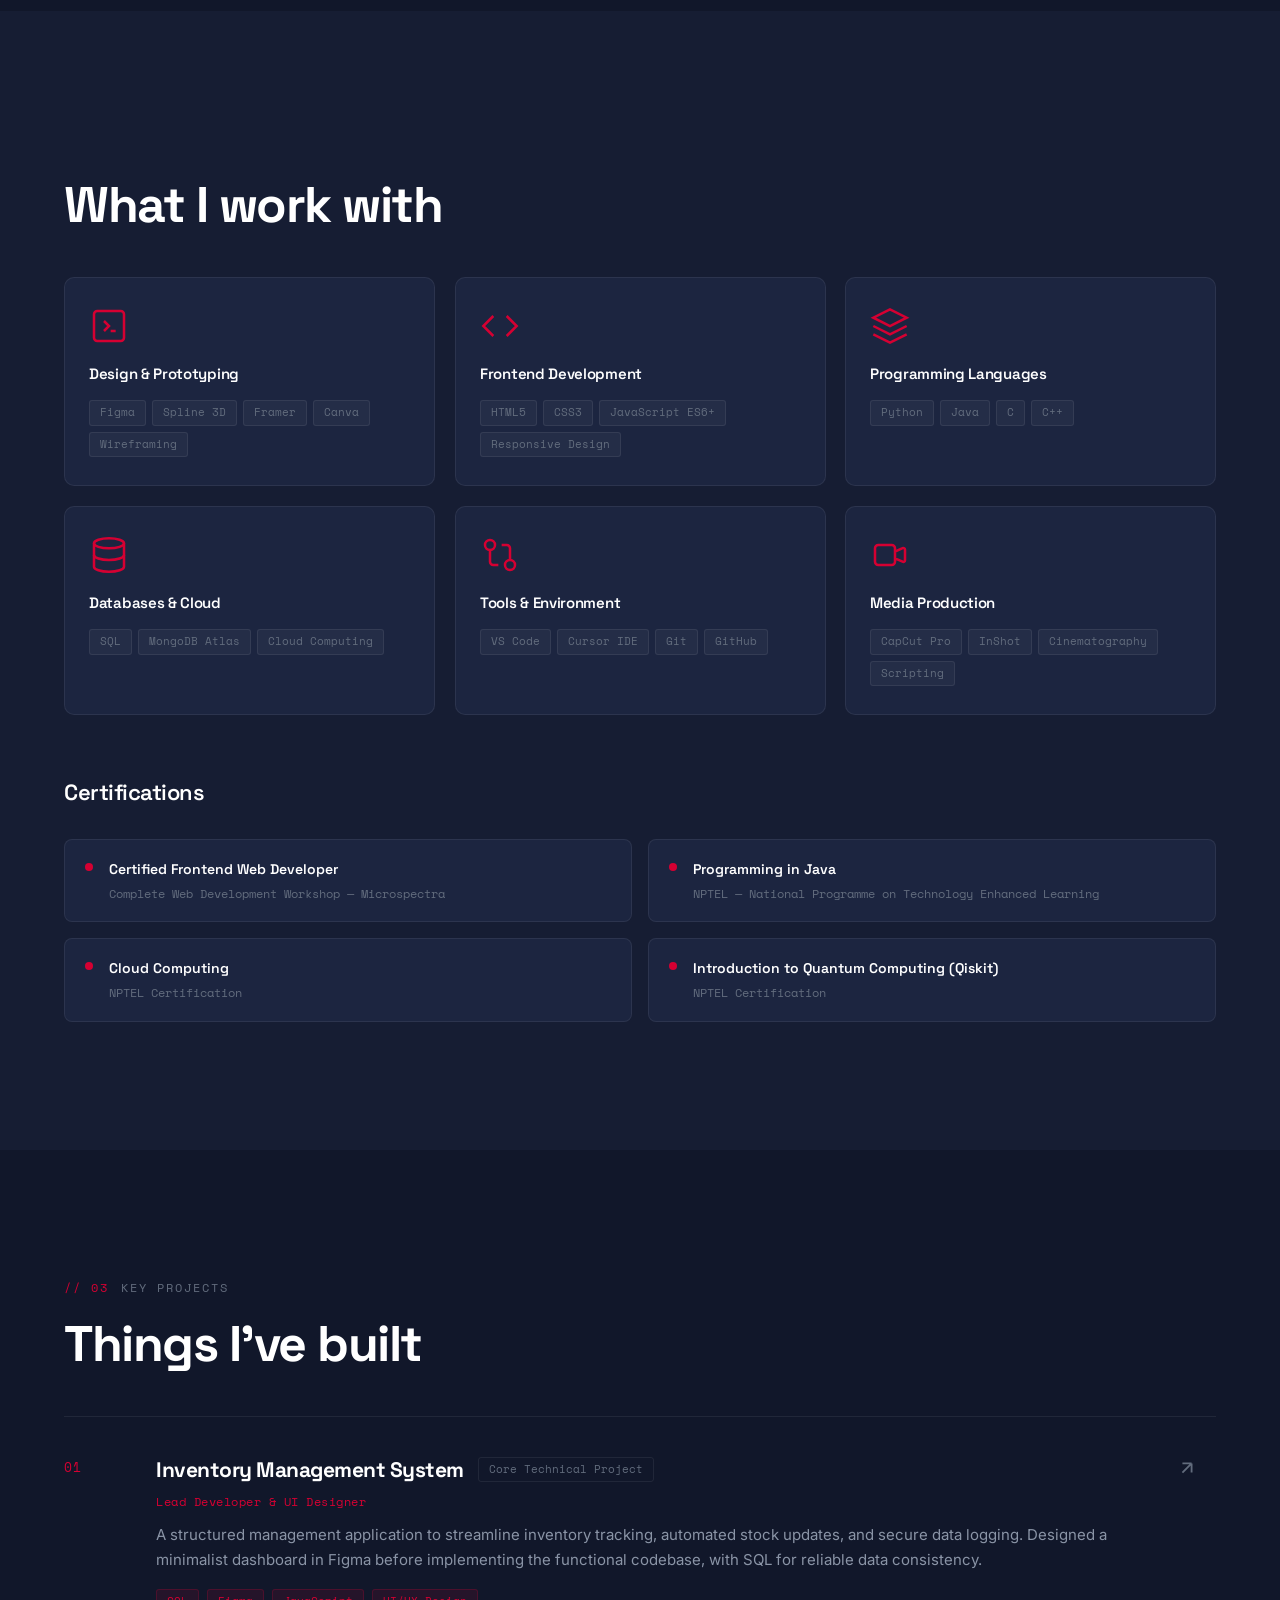
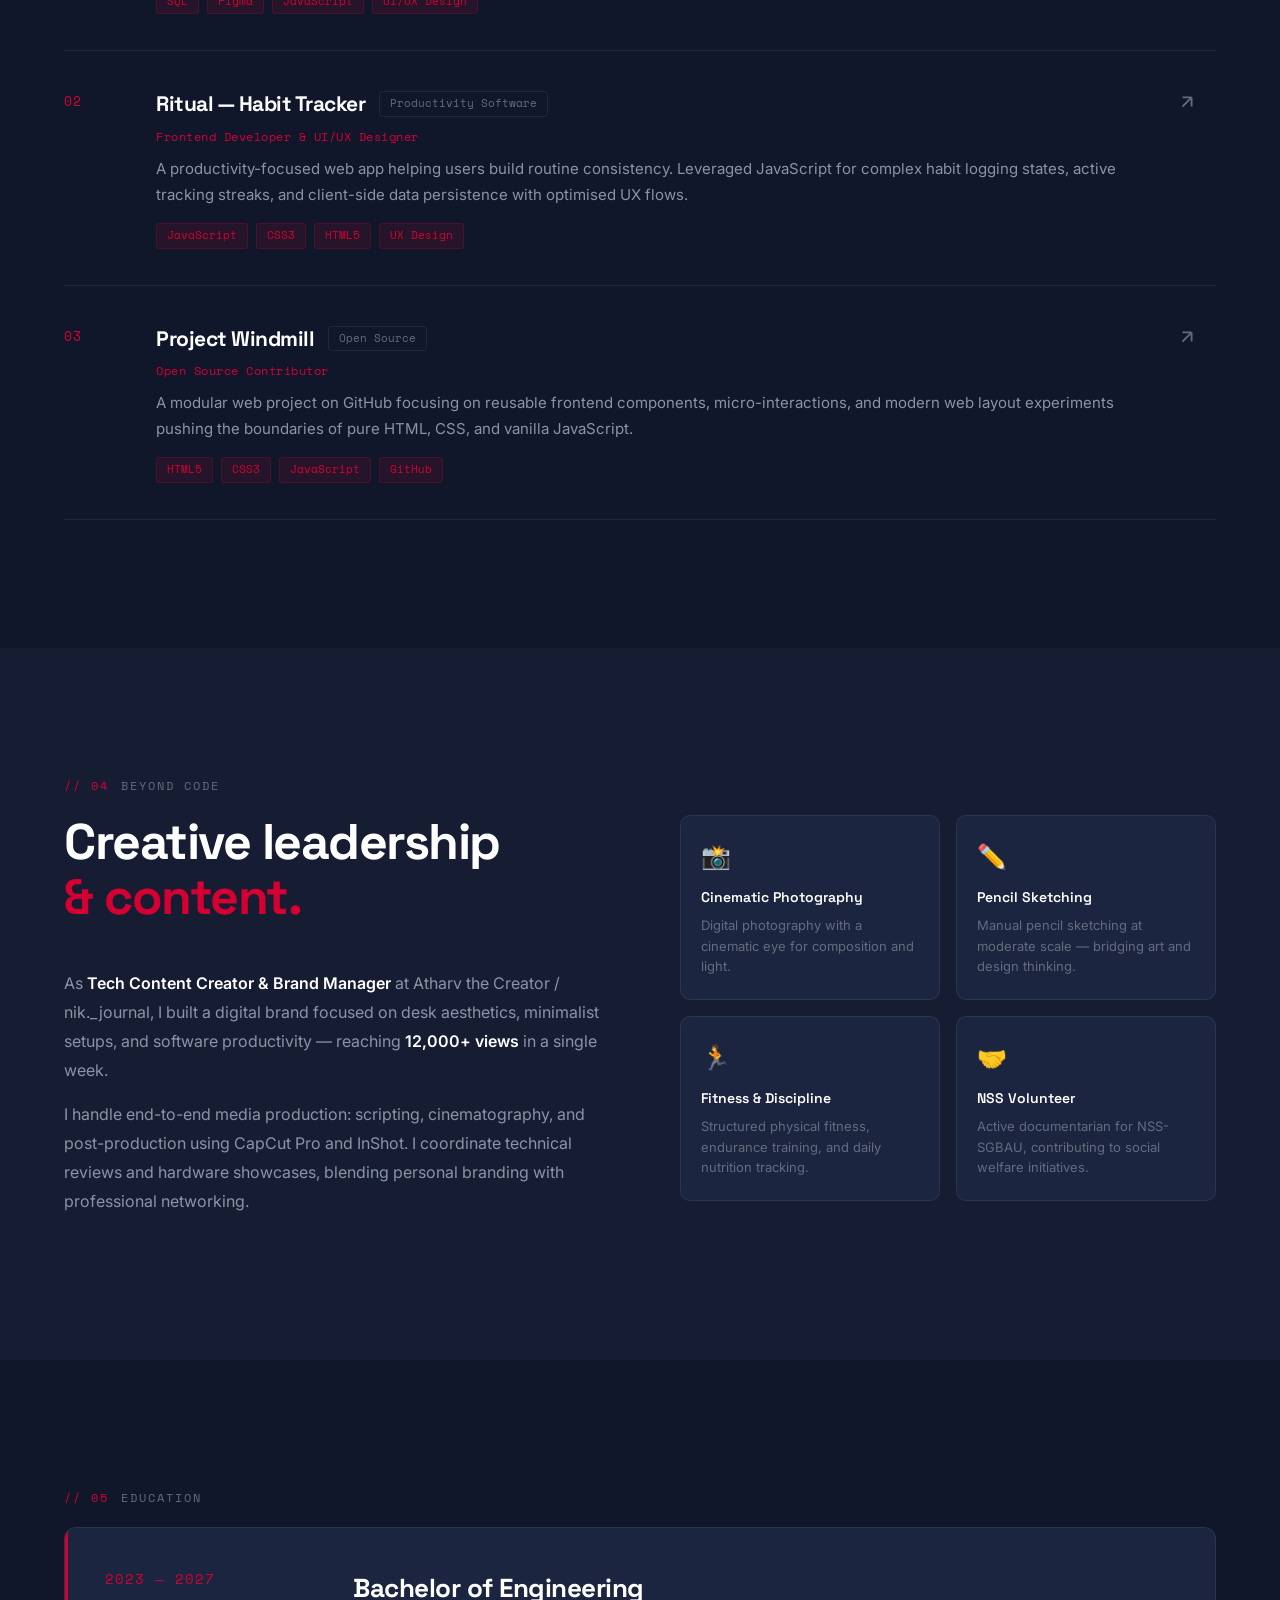
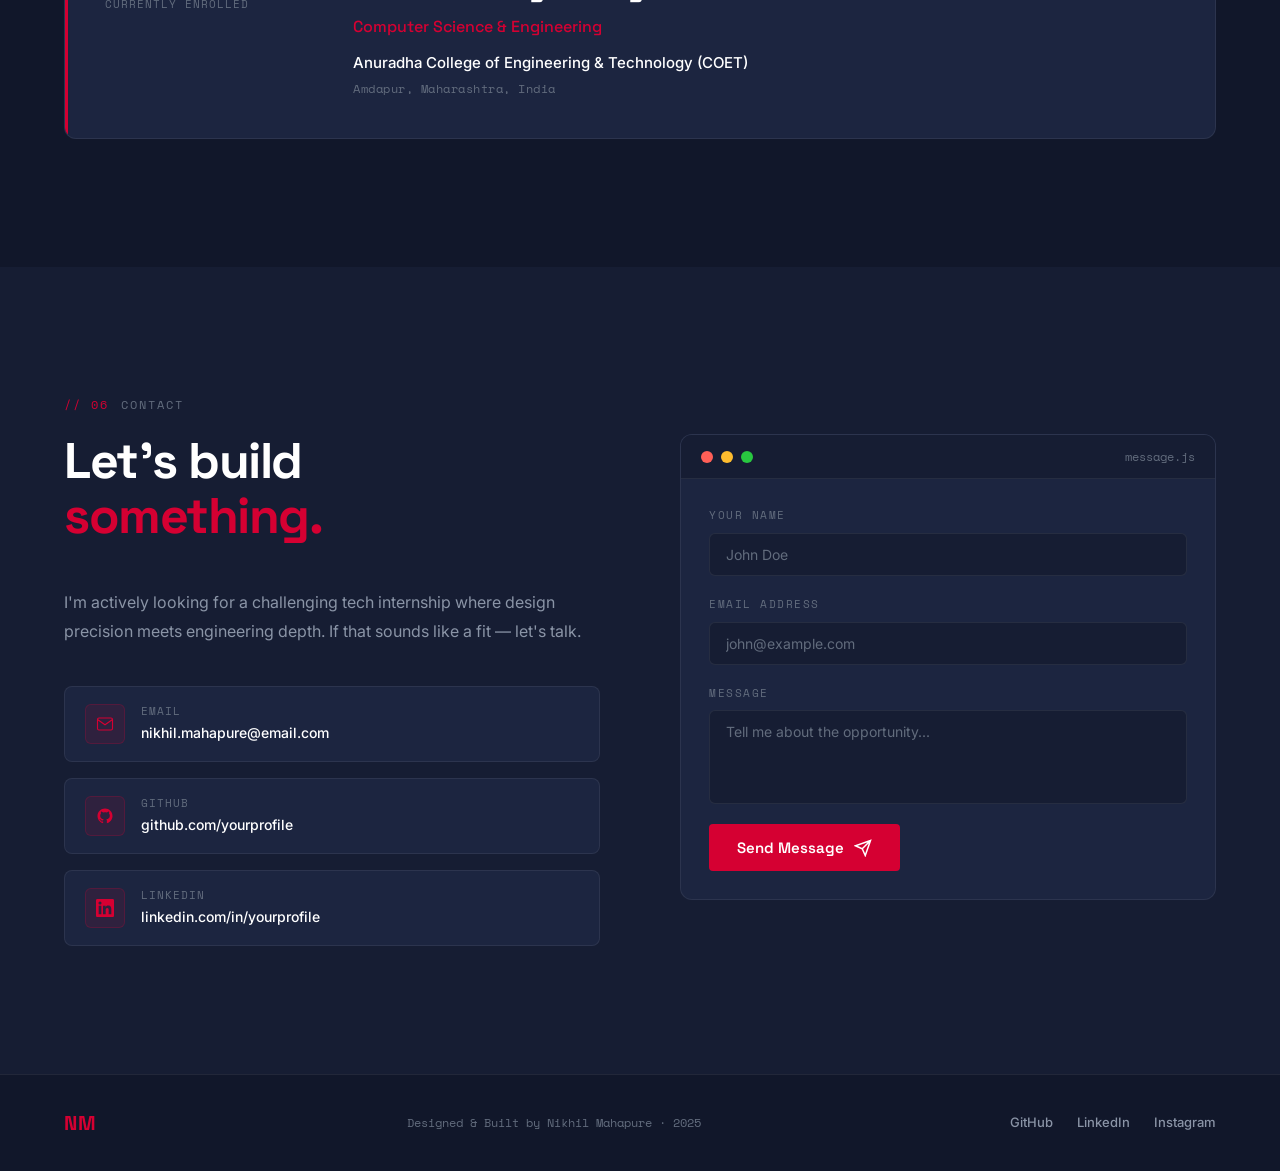
<file: index1.html>
<!DOCTYPE html>
<html lang="en">
<head>
  <meta charset="UTF-8" />
  <meta name="viewport" content="width=device-width, initial-scale=1.0" />
  <title>Nikhil Mahapure — Frontend Developer & UI/UX Designer</title>
  <link rel="preconnect" href="https://fonts.googleapis.com" />
  <link rel="preconnect" href="https://fonts.gstatic.com" crossorigin />
  <link href="https://fonts.googleapis.com/css2?family=Space+Grotesk:wght@300;400;500;600;700&family=Inter:wght@300;400;500;600&family=Space+Mono:wght@400;700&display=swap" rel="stylesheet" />
  <link rel="stylesheet" href="style1.css" />
</head>
<body>

  <!-- CURSOR -->
  <div class="cursor-dot" id="cursorDot"></div>
  <div class="cursor-ring" id="cursorRing"></div>

  <!-- LOADER -->
  <div class="loader" id="loader">
    <div class="loader-inner">
      <svg class="loader-svg" viewBox="0 0 160 80" fill="none" xmlns="http://www.w3.org/2000/svg">
        <text class="loader-initials" x="50%" y="60%" dominant-baseline="middle" text-anchor="middle">NM</text>
      </svg>
      <div class="loader-line-wrap"><div class="loader-line"></div></div>
      <span class="loader-label">Loading portfolio<span class="loader-dots">...</span></span>
    </div>
  </div>

  <!-- NAV -->
  <nav class="nav" id="nav">
    <a href="#hero" class="nav-logo magnetic"><span class="logo-nm">NM</span></a>
    <div class="nav-links">
      <a href="#about"    class="nav-link magnetic">About</a>
      <a href="#skills"   class="nav-link magnetic">Skills</a>
      <a href="#projects" class="nav-link magnetic">Projects</a>
      <a href="#creative" class="nav-link magnetic">Creative</a>
      <a href="#contact"  class="nav-link magnetic">Contact</a>
    </div>
    <button class="nav-menu-btn" id="menuBtn" aria-label="Toggle menu">
      <span></span><span></span><span></span>
    </button>
  </nav>

  <!-- Mobile Menu -->
  <div class="mobile-menu" id="mobileMenu">
    <a href="#about"    class="mobile-link">About</a>
    <a href="#skills"   class="mobile-link">Skills</a>
    <a href="#projects" class="mobile-link">Projects</a>
    <a href="#creative" class="mobile-link">Creative</a>
    <a href="#contact"  class="mobile-link">Contact</a>
  </div>

  <!-- HERO -->
  <section class="hero" id="hero">
    <div class="hero-bg-grid"></div>
    <div class="hero-particles" id="heroParticles"></div>

    <div class="hero-inner">

      <!-- ░ LEFT: text -->
      <div class="hero-content">
        <div class="hero-eyebrow reveal-up">
          <span class="eyebrow-dot"></span>
          Available for internship · Amdapur, Maharashtra
        </div>

        <h1 class="hero-name">
          <span class="name-line reveal-up" data-delay="0.1">
            <svg class="hero-name-svg" viewBox="0 0 720 104" fill="none" xmlns="http://www.w3.org/2000/svg" aria-label="NIKHIL">
              <text class="stroke-text" x="2" y="96">NIKHIL</text>
            </svg>
          </span>
          <span class="name-line reveal-up" data-delay="0.2">
            <span class="hero-filled-name">MAHAPURE</span>
          </span>
        </h1>

        <div class="hero-role reveal-up" data-delay="0.35">
          <span class="role-text" id="roleText"></span><span class="role-cursor">|</span>
        </div>

        <p class="hero-bio reveal-up" data-delay="0.45">
          Final-year CSE student crafting clean, interactive interfaces<br/>
          where design precision meets engineering depth.
        </p>

        <div class="hero-actions reveal-up" data-delay="0.55">
          <a href="#projects" class="btn-primary magnetic">
            <span>View Work</span>
            <svg viewBox="0 0 24 24" fill="none" stroke="currentColor" stroke-width="2"><path d="M5 12h14M12 5l7 7-7 7"/></svg>
          </a>
          <a href="#contact" class="btn-ghost magnetic">Get in Touch</a>
        </div>

        <div class="hero-stats reveal-up" data-delay="0.65">
          <div class="stat">
            <span class="stat-num">3+</span>
            <span class="stat-label">Projects Built</span>
          </div>
          <div class="stat-divider"></div>
          <div class="stat">
            <span class="stat-num">12K+</span>
            <span class="stat-label">Content Views</span>
          </div>
          <div class="stat-divider"></div>
          <div class="stat">
            <span class="stat-num">4+</span>
            <span class="stat-label">Certifications</span>
          </div>
        </div>
      </div>

      <!-- ░ RIGHT: 3D ID Card -->
      <div class="id-card-scene reveal-right" data-delay="0.4" id="idCardScene">

        <!-- Lanyard string -->
        <div class="lanyard-wrap" aria-hidden="true">
          <div class="lanyard-string"></div>
          <div class="lanyard-clip">
            <div class="lanyard-hole"></div>
          </div>
        </div>

        <!-- Card itself -->
        <div class="id-card" id="idCard">
          <div class="id-card-inner">

            <!-- FRONT -->
            <div class="id-card-face id-card-front">

              <!-- Holographic shimmer layer -->
              <div class="card-holo" id="cardHolo"></div>

              <!-- Top strip: brand + logo -->
              <div class="card-topbar">
                <div class="card-brand">
                  <span class="brand-dot"></span>
                  <span class="brand-text">COET</span>
                </div>
                <div class="card-logo-mark">NM</div>
              </div>

              <!-- Photo placeholder -->
              <div class="card-photo">
                <div class="card-photo-inner">
                  <span class="photo-initials">NM</span>
                  <div class="photo-shimmer"></div>
                </div>
              </div>

              <!-- Big bold name -->
              <div class="card-name-block">
                <div class="card-name-first">NIKHIL</div>
                <div class="card-name-last">MAHAPURE</div>
              </div>

              <!-- Role frosted -->
              <div class="card-role-frost">
                <span>FRONTEND</span>
                <span>DEVELOPER</span>
              </div>

              <!-- Vertical name strip (right edge) -->
              <div class="card-vertical-name" aria-hidden="true">MAHAPURE</div>

              <!-- Accent lines -->
              <div class="card-accent-line"></div>

              <!-- Bottom info bar -->
              <div class="card-footer">
                <div class="card-footer-item">
                  <span class="footer-label">BATCH</span>
                  <span class="footer-val">2023 – 2027</span>
                </div>
                <div class="footer-sep"></div>
                <div class="card-footer-item">
                  <span class="footer-label">ID</span>
                  <span class="footer-val">NM-CSE-047</span>
                </div>
              </div>

              <!-- QR micro -->
              <div class="card-qr" aria-hidden="true">
                <svg viewBox="0 0 21 21" fill="none" xmlns="http://www.w3.org/2000/svg">
                  <rect x="0" y="0" width="9" height="9" fill="currentColor" rx="1"/>
                  <rect x="1" y="1" width="7" height="7" fill="#0e1322" rx="0.5"/>
                  <rect x="2" y="2" width="5" height="5" fill="currentColor" rx="0.3"/>
                  <rect x="12" y="0" width="9" height="9" fill="currentColor" rx="1"/>
                  <rect x="13" y="1" width="7" height="7" fill="#0e1322" rx="0.5"/>
                  <rect x="14" y="2" width="5" height="5" fill="currentColor" rx="0.3"/>
                  <rect x="0" y="12" width="9" height="9" fill="currentColor" rx="1"/>
                  <rect x="1" y="13" width="7" height="7" fill="#0e1322" rx="0.5"/>
                  <rect x="2" y="14" width="5" height="5" fill="currentColor" rx="0.3"/>
                  <rect x="12" y="12" width="3" height="3" fill="currentColor"/>
                  <rect x="16" y="12" width="3" height="3" fill="currentColor"/>
                  <rect x="12" y="16" width="3" height="3" fill="currentColor"/>
                  <rect x="16" y="16" width="3" height="3" fill="currentColor"/>
                  <rect x="10" y="0" width="2" height="2" fill="currentColor"/>
                  <rect x="10" y="4" width="2" height="2" fill="currentColor"/>
                  <rect x="10" y="8" width="2" height="2" fill="currentColor"/>
                </svg>
              </div>

            </div><!-- /front -->

            <!-- BACK -->
            <div class="id-card-face id-card-back">
              <div class="back-stripe"></div>
              <div class="back-sig-area">
                <span class="back-sig-label">AUTHORIZED SIGNATURE</span>
                <div class="back-sig-line"></div>
                <span class="back-sig-name">Nikhil Mahapure</span>
              </div>
              <div class="back-barcode" aria-hidden="true">
                <svg viewBox="0 0 120 40" xmlns="http://www.w3.org/2000/svg">
                  <g fill="currentColor">
                    <rect x="0"   y="0" width="3" height="36"/>
                    <rect x="5"   y="0" width="1" height="36"/>
                    <rect x="8"   y="0" width="2" height="36"/>
                    <rect x="12"  y="0" width="4" height="36"/>
                    <rect x="18"  y="0" width="1" height="36"/>
                    <rect x="21"  y="0" width="3" height="36"/>
                    <rect x="26"  y="0" width="2" height="36"/>
                    <rect x="30"  y="0" width="1" height="36"/>
                    <rect x="33"  y="0" width="4" height="36"/>
                    <rect x="39"  y="0" width="2" height="36"/>
                    <rect x="43"  y="0" width="1" height="36"/>
                    <rect x="46"  y="0" width="3" height="36"/>
                    <rect x="51"  y="0" width="2" height="36"/>
                    <rect x="55"  y="0" width="1" height="36"/>
                    <rect x="58"  y="0" width="4" height="36"/>
                    <rect x="64"  y="0" width="1" height="36"/>
                    <rect x="67"  y="0" width="2" height="36"/>
                    <rect x="71"  y="0" width="3" height="36"/>
                    <rect x="76"  y="0" width="1" height="36"/>
                    <rect x="79"  y="0" width="2" height="36"/>
                    <rect x="83"  y="0" width="4" height="36"/>
                    <rect x="89"  y="0" width="1" height="36"/>
                    <rect x="92"  y="0" width="3" height="36"/>
                    <rect x="97"  y="0" width="2" height="36"/>
                    <rect x="101" y="0" width="1" height="36"/>
                    <rect x="104" y="0" width="4" height="36"/>
                    <rect x="110" y="0" width="2" height="36"/>
                    <rect x="114" y="0" width="3" height="36"/>
                    <rect x="118" y="0" width="2" height="36"/>
                  </g>
                  <text x="60" y="40" text-anchor="middle" fill="currentColor" font-size="6" font-family="Space Mono">NM2023CSE047</text>
                </svg>
              </div>
              <div class="back-note">Anuradha College of Engineering &amp; Technology<br/>CSE Dept · Amdapur, Maharashtra</div>
              <div class="back-valid">VALID: 2023 – 2027</div>
            </div><!-- /back -->

          </div><!-- /inner -->
        </div><!-- /card -->

        <p class="card-hint">Move cursor over card · Click to flip</p>
      </div><!-- /id-card-scene -->

    </div><!-- /hero-inner -->

    <div class="hero-scroll-hint">
      <div class="scroll-line"></div>
      <span>scroll</span>
    </div>
  </section>

  <!-- ABOUT -->
  <section class="section about" id="about">
    <div class="container">
      <div class="section-label reveal-up"><span class="label-tag">// 01</span><span>About Me</span></div>
      <div class="about-grid">
        <div class="about-left reveal-left">
          <div class="about-avatar-wrap">
            <div class="avatar-placeholder tilt-card">
              <span>NM</span>
              <div class="avatar-ring"></div><div class="avatar-ring-2"></div>
              <div class="card-shine"></div>
            </div>
          </div>
        </div>
        <div class="about-right">
          <h2 class="section-heading reveal-up">I build interfaces<br/><em class="accent">people feel.</em></h2>
          <p class="about-text reveal-up" data-delay="0.1">I'm a final-year Computer Science Engineering student at Anuradha College of Engineering & Technology (graduating 2027), with a rare crossover between <strong>frontend engineering</strong>, <strong>UI/UX design</strong>, and <strong>data science</strong>.</p>
          <p class="about-text reveal-up" data-delay="0.2">My work lives at the intersection of Figma wireframes and JavaScript logic — I design high-fidelity prototypes in Figma and Spline, then bring them to life in code. Beyond tech, I'm a cinematic photographer, pencil sketch artist, and NSS volunteer.</p>
          <div class="about-tags reveal-up" data-delay="0.3">
            <span class="tag">Frontend Dev</span><span class="tag">UI/UX Designer</span><span class="tag">Content Creator</span><span class="tag">Open Source</span>
          </div>
          <div class="about-links reveal-up" data-delay="0.4">
            <a href="https://github.com/yourprofile" class="icon-link magnetic" target="_blank" rel="noopener">
              <svg viewBox="0 0 24 24" fill="currentColor"><path d="M12 2C6.477 2 2 6.477 2 12c0 4.42 2.865 8.167 6.839 9.49.5.092.682-.217.682-.482 0-.237-.008-.866-.013-1.7-2.782.603-3.369-1.342-3.369-1.342-.454-1.155-1.11-1.462-1.11-1.462-.908-.62.069-.608.069-.608 1.003.07 1.531 1.03 1.531 1.03.892 1.529 2.341 1.087 2.91.832.092-.647.35-1.088.636-1.338-2.22-.253-4.555-1.11-4.555-4.943 0-1.091.39-1.984 1.029-2.683-.103-.253-.446-1.27.098-2.647 0 0 .84-.269 2.75 1.025A9.578 9.578 0 0 1 12 6.836c.85.004 1.705.114 2.504.336 1.909-1.294 2.747-1.025 2.747-1.025.546 1.377.203 2.394.1 2.647.64.699 1.028 1.592 1.028 2.683 0 3.842-2.339 4.687-4.566 4.935.359.309.678.919.678 1.852 0 1.336-.012 2.415-.012 2.743 0 .267.18.578.688.48C19.138 20.163 22 16.418 22 12c0-5.523-4.477-10-10-10z"/></svg>
              GitHub
            </a>
            <a href="https://linkedin.com/in/yourprofile" class="icon-link magnetic" target="_blank" rel="noopener">
              <svg viewBox="0 0 24 24" fill="currentColor"><path d="M20.447 20.452h-3.554v-5.569c0-1.328-.027-3.037-1.852-3.037-1.853 0-2.136 1.445-2.136 2.939v5.667H9.351V9h3.414v1.561h.046c.477-.9 1.637-1.85 3.37-1.85 3.601 0 4.267 2.37 4.267 5.455v6.286zM5.337 7.433a2.062 2.062 0 0 1-2.063-2.065 2.064 2.064 0 1 1 2.063 2.065zm1.782 13.019H3.555V9h3.564v11.452zM22.225 0H1.771C.792 0 0 .774 0 1.729v20.542C0 23.227.792 24 1.771 24h20.451C23.2 24 24 23.227 24 22.271V1.729C24 .774 23.2 0 22.222 0h.003z"/></svg>
              LinkedIn
            </a>
            <a href="https://instagram.com/nik._journal" class="icon-link magnetic" target="_blank" rel="noopener">
              <svg viewBox="0 0 24 24" fill="currentColor"><path d="M12 2.163c3.204 0 3.584.012 4.85.07 3.252.148 4.771 1.691 4.919 4.919.058 1.265.069 1.645.069 4.849 0 3.205-.012 3.584-.069 4.849-.149 3.225-1.664 4.771-4.919 4.919-1.266.058-1.644.07-4.85.07-3.204 0-3.584-.012-4.849-.07-3.26-.149-4.771-1.699-4.919-4.92-.058-1.265-.07-1.644-.07-4.849 0-3.204.013-3.583.07-4.849.149-3.227 1.664-4.771 4.919-4.919 1.266-.057 1.645-.069 4.849-.069zm0-2.163c-3.259 0-3.667.014-4.947.072-4.358.2-6.78 2.618-6.98 6.98-.059 1.281-.073 1.689-.073 4.948 0 3.259.014 3.668.072 4.948.2 4.358 2.618 6.78 6.98 6.98 1.281.058 1.689.072 4.948.072 3.259 0 3.668-.014 4.948-.072 4.354-.2 6.782-2.618 6.979-6.98.059-1.28.073-1.689.073-4.948 0-3.259-.014-3.667-.072-4.947-.196-4.354-2.617-6.78-6.979-6.98-1.281-.059-1.69-.073-4.949-.073zm0 5.838a6.162 6.162 0 1 0 0 12.324 6.162 6.162 0 0 0 0-12.324zM12 16a4 4 0 1 1 0-8 4 4 0 0 1 0 8zm6.406-11.845a1.44 1.44 0 1 0 0 2.881 1.44 1.44 0 0 0 0-2.881z"/></svg>
              Instagram
            </a>
          </div>
        </div>
      </div>
    </div>
  </section>

  <!-- SKILLS -->
  <section class="section skills" id="skills">
    <div class="container">
      <div class="section-label reveal-up"><span class="label-tag">// 02</span><span>Technical Toolkit</span></div>
      <h2 class="section-heading reveal-up">What I work with</h2>
      <div class="skills-grid">
        <div class="skill-card tilt-card reveal-up" data-delay="0.0"><div class="skill-icon"><svg viewBox="0 0 24 24" fill="none" stroke="currentColor" stroke-width="1.5"><rect x="3" y="3" width="18" height="18" rx="2"/><path d="M9 9l3 3-3 3M13 15h3"/></svg></div><h3 class="skill-title">Design & Prototyping</h3><div class="skill-tags"><span>Figma</span><span>Spline 3D</span><span>Framer</span><span>Canva</span><span>Wireframing</span></div><div class="card-shine"></div></div>
        <div class="skill-card tilt-card reveal-up" data-delay="0.1"><div class="skill-icon"><svg viewBox="0 0 24 24" fill="none" stroke="currentColor" stroke-width="1.5"><polyline points="16 18 22 12 16 6"/><polyline points="8 6 2 12 8 18"/></svg></div><h3 class="skill-title">Frontend Development</h3><div class="skill-tags"><span>HTML5</span><span>CSS3</span><span>JavaScript ES6+</span><span>Responsive Design</span></div><div class="card-shine"></div></div>
        <div class="skill-card tilt-card reveal-up" data-delay="0.2"><div class="skill-icon"><svg viewBox="0 0 24 24" fill="none" stroke="currentColor" stroke-width="1.5"><path d="M12 2L2 7l10 5 10-5-10-5zM2 17l10 5 10-5M2 12l10 5 10-5"/></svg></div><h3 class="skill-title">Programming Languages</h3><div class="skill-tags"><span>Python</span><span>Java</span><span>C</span><span>C++</span></div><div class="card-shine"></div></div>
        <div class="skill-card tilt-card reveal-up" data-delay="0.3"><div class="skill-icon"><svg viewBox="0 0 24 24" fill="none" stroke="currentColor" stroke-width="1.5"><ellipse cx="12" cy="5" rx="9" ry="3"/><path d="M21 12c0 1.66-4 3-9 3s-9-1.34-9-3"/><path d="M3 5v14c0 1.66 4 3 9 3s9-1.34 9-3V5"/></svg></div><h3 class="skill-title">Databases & Cloud</h3><div class="skill-tags"><span>SQL</span><span>MongoDB Atlas</span><span>Cloud Computing</span></div><div class="card-shine"></div></div>
        <div class="skill-card tilt-card reveal-up" data-delay="0.4"><div class="skill-icon"><svg viewBox="0 0 24 24" fill="none" stroke="currentColor" stroke-width="1.5"><circle cx="18" cy="18" r="3"/><circle cx="6" cy="6" r="3"/><path d="M13 6h3a2 2 0 0 1 2 2v7"/><path d="M11 18H8a2 2 0 0 1-2-2V9"/></svg></div><h3 class="skill-title">Tools & Environment</h3><div class="skill-tags"><span>VS Code</span><span>Cursor IDE</span><span>Git</span><span>GitHub</span></div><div class="card-shine"></div></div>
        <div class="skill-card tilt-card reveal-up" data-delay="0.5"><div class="skill-icon"><svg viewBox="0 0 24 24" fill="none" stroke="currentColor" stroke-width="1.5"><path d="M15 10l4.553-2.069A1 1 0 0 1 21 8.87v6.26a1 1 0 0 1-1.447.899L15 14M3 8a2 2 0 0 1 2-2h8a2 2 0 0 1 2 2v8a2 2 0 0 1-2 2H5a2 2 0 0 1-2-2V8z"/></svg></div><h3 class="skill-title">Media Production</h3><div class="skill-tags"><span>CapCut Pro</span><span>InShot</span><span>Cinematography</span><span>Scripting</span></div><div class="card-shine"></div></div>
      </div>
      <div class="certs-section">
        <h3 class="certs-title reveal-up">Certifications</h3>
        <div class="certs-list">
          <div class="cert-item reveal-up" data-delay="0.0"><div class="cert-dot"></div><div><span class="cert-name">Certified Frontend Web Developer</span><span class="cert-org">Complete Web Development Workshop — Microspectra</span></div></div>
          <div class="cert-item reveal-up" data-delay="0.1"><div class="cert-dot"></div><div><span class="cert-name">Programming in Java</span><span class="cert-org">NPTEL — National Programme on Technology Enhanced Learning</span></div></div>
          <div class="cert-item reveal-up" data-delay="0.2"><div class="cert-dot"></div><div><span class="cert-name">Cloud Computing</span><span class="cert-org">NPTEL Certification</span></div></div>
          <div class="cert-item reveal-up" data-delay="0.3"><div class="cert-dot"></div><div><span class="cert-name">Introduction to Quantum Computing (Qiskit)</span><span class="cert-org">NPTEL Certification</span></div></div>
        </div>
      </div>
    </div>
  </section>

  <!-- PROJECTS -->
  <section class="section projects" id="projects">
    <div class="container">
      <div class="section-label reveal-up"><span class="label-tag">// 03</span><span>Key Projects</span></div>
      <h2 class="section-heading reveal-up">Things I've built</h2>
      <div class="projects-list">
        <div class="project-item reveal-up" data-delay="0.0">
          <div class="project-num">01</div>
          <div class="project-content"><div class="project-meta"><h3 class="project-title">Inventory Management System</h3><span class="project-badge">Core Technical Project</span></div><p class="project-role">Lead Developer & UI Designer</p><p class="project-desc">A structured management application to streamline inventory tracking, automated stock updates, and secure data logging. Designed a minimalist dashboard in Figma before implementing the functional codebase, with SQL for reliable data consistency.</p><div class="project-tech"><span>SQL</span><span>Figma</span><span>JavaScript</span><span>UI/UX Design</span></div></div>
          <div class="project-arrow"><svg viewBox="0 0 24 24" fill="none" stroke="currentColor" stroke-width="2"><path d="M7 17L17 7M17 7H7M17 7v10"/></svg></div>
        </div>
        <div class="project-item reveal-up" data-delay="0.1">
          <div class="project-num">02</div>
          <div class="project-content"><div class="project-meta"><h3 class="project-title">Ritual — Habit Tracker</h3><span class="project-badge">Productivity Software</span></div><p class="project-role">Frontend Developer & UI/UX Designer</p><p class="project-desc">A productivity-focused web app helping users build routine consistency. Leveraged JavaScript for complex habit logging states, active tracking streaks, and client-side data persistence with optimised UX flows.</p><div class="project-tech"><span>JavaScript</span><span>CSS3</span><span>HTML5</span><span>UX Design</span></div></div>
          <div class="project-arrow"><svg viewBox="0 0 24 24" fill="none" stroke="currentColor" stroke-width="2"><path d="M7 17L17 7M17 7H7M17 7v10"/></svg></div>
        </div>
        <div class="project-item reveal-up" data-delay="0.2">
          <div class="project-num">03</div>
          <div class="project-content"><div class="project-meta"><h3 class="project-title">Project Windmill</h3><span class="project-badge">Open Source</span></div><p class="project-role">Open Source Contributor</p><p class="project-desc">A modular web project on GitHub focusing on reusable frontend components, micro-interactions, and modern web layout experiments pushing the boundaries of pure HTML, CSS, and vanilla JavaScript.</p><div class="project-tech"><span>HTML5</span><span>CSS3</span><span>JavaScript</span><span>GitHub</span></div></div>
          <div class="project-arrow"><svg viewBox="0 0 24 24" fill="none" stroke="currentColor" stroke-width="2"><path d="M7 17L17 7M17 7H7M17 7v10"/></svg></div>
        </div>
      </div>
    </div>
  </section>

  <!-- CREATIVE -->
  <section class="section creative" id="creative">
    <div class="container">
      <div class="section-label reveal-up"><span class="label-tag">// 04</span><span>Beyond Code</span></div>
      <div class="creative-grid">
        <div class="creative-main reveal-left">
          <h2 class="section-heading">Creative leadership<br/><em class="accent">&amp; content.</em></h2>
          <p class="creative-desc">As <strong>Tech Content Creator & Brand Manager</strong> at Atharv the Creator / nik._journal, I built a digital brand focused on desk aesthetics, minimalist setups, and software productivity — reaching <strong class="accent">12,000+ views</strong> in a single week.</p>
          <p class="creative-desc">I handle end-to-end media production: scripting, cinematography, and post-production using CapCut Pro and InShot. I coordinate technical reviews and hardware showcases, blending personal branding with professional networking.</p>
        </div>
        <div class="creative-cards">
          <div class="creative-card tilt-card reveal-up" data-delay="0.0"><div class="creative-card-icon">📸</div><h4>Cinematic Photography</h4><p>Digital photography with a cinematic eye for composition and light.</p><div class="card-shine"></div></div>
          <div class="creative-card tilt-card reveal-up" data-delay="0.1"><div class="creative-card-icon">✏️</div><h4>Pencil Sketching</h4><p>Manual pencil sketching at moderate scale — bridging art and design thinking.</p><div class="card-shine"></div></div>
          <div class="creative-card tilt-card reveal-up" data-delay="0.2"><div class="creative-card-icon">🏃</div><h4>Fitness & Discipline</h4><p>Structured physical fitness, endurance training, and daily nutrition tracking.</p><div class="card-shine"></div></div>
          <div class="creative-card tilt-card reveal-up" data-delay="0.3"><div class="creative-card-icon">🤝</div><h4>NSS Volunteer</h4><p>Active documentarian for NSS-SGBAU, contributing to social welfare initiatives.</p><div class="card-shine"></div></div>
        </div>
      </div>
    </div>
  </section>

  <!-- EDUCATION -->
  <section class="section education" id="education">
    <div class="container">
      <div class="section-label reveal-up"><span class="label-tag">// 05</span><span>Education</span></div>
      <div class="edu-card tilt-card reveal-up">
        <div class="edu-left"><div class="edu-year">2023 — 2027</div><div class="edu-status">Currently enrolled</div></div>
        <div class="edu-right"><h3 class="edu-degree">Bachelor of Engineering</h3><p class="edu-field">Computer Science & Engineering</p><p class="edu-college">Anuradha College of Engineering & Technology (COET)</p><p class="edu-location">Amdapur, Maharashtra, India</p></div>
        <div class="card-shine"></div>
      </div>
    </div>
  </section>

  <!-- CONTACT -->
  <section class="section contact" id="contact">
    <div class="container">
      <div class="section-label reveal-up"><span class="label-tag">// 06</span><span>Contact</span></div>
      <div class="contact-grid">
        <div class="contact-left">
          <h2 class="section-heading reveal-up">Let's build<br/><em class="accent">something.</em></h2>
          <p class="contact-desc reveal-up" data-delay="0.1">I'm actively looking for a challenging tech internship where design precision meets engineering depth. If that sounds like a fit — let's talk.</p>
          <div class="contact-links">
            <a href="mailto:nikhil.mahapure@email.com" class="contact-link reveal-up magnetic" data-delay="0.2"><div class="contact-link-icon"><svg viewBox="0 0 24 24" fill="none" stroke="currentColor" stroke-width="1.5"><path d="M4 4h16c1.1 0 2 .9 2 2v12c0 1.1-.9 2-2 2H4c-1.1 0-2-.9-2-2V6c0-1.1.9-2 2-2z"/><polyline points="22,6 12,13 2,6"/></svg></div><div><span class="contact-link-label">Email</span><span class="contact-link-value">nikhil.mahapure@email.com</span></div></a>
            <a href="https://github.com/yourprofile" class="contact-link reveal-up magnetic" data-delay="0.3" target="_blank" rel="noopener"><div class="contact-link-icon"><svg viewBox="0 0 24 24" fill="currentColor"><path d="M12 2C6.477 2 2 6.477 2 12c0 4.42 2.865 8.167 6.839 9.49.5.092.682-.217.682-.482 0-.237-.008-.866-.013-1.7-2.782.603-3.369-1.342-3.369-1.342-.454-1.155-1.11-1.462-1.11-1.462-.908-.62.069-.608.069-.608 1.003.07 1.531 1.03 1.531 1.03.892 1.529 2.341 1.087 2.91.832.092-.647.35-1.088.636-1.338-2.22-.253-4.555-1.11-4.555-4.943 0-1.091.39-1.984 1.029-2.683-.103-.253-.446-1.27.098-2.647 0 0 .84-.269 2.75 1.025A9.578 9.578 0 0 1 12 6.836c.85.004 1.705.114 2.504.336 1.909-1.294 2.747-1.025 2.747-1.025.546 1.377.203 2.394.1 2.647.64.699 1.028 1.592 1.028 2.683 0 3.842-2.339 4.687-4.566 4.935.359.309.678.919.678 1.852 0 1.336-.012 2.415-.012 2.743 0 .267.18.578.688.48C19.138 20.163 22 16.418 22 12c0-5.523-4.477-10-10-10z"/></svg></div><div><span class="contact-link-label">GitHub</span><span class="contact-link-value">github.com/yourprofile</span></div></a>
            <a href="https://linkedin.com/in/yourprofile" class="contact-link reveal-up magnetic" data-delay="0.4" target="_blank" rel="noopener"><div class="contact-link-icon"><svg viewBox="0 0 24 24" fill="currentColor"><path d="M20.447 20.452h-3.554v-5.569c0-1.328-.027-3.037-1.852-3.037-1.853 0-2.136 1.445-2.136 2.939v5.667H9.351V9h3.414v1.561h.046c.477-.9 1.637-1.85 3.37-1.85 3.601 0 4.267 2.37 4.267 5.455v6.286zM5.337 7.433a2.062 2.062 0 0 1-2.063-2.065 2.064 2.064 0 1 1 2.063 2.065zm1.782 13.019H3.555V9h3.564v11.452zM22.225 0H1.771C.792 0 0 .774 0 1.729v20.542C0 23.227.792 24 1.771 24h20.451C23.2 24 24 23.227 24 22.271V1.729C24 .774 23.2 0 22.222 0h.003z"/></svg></div><div><span class="contact-link-label">LinkedIn</span><span class="contact-link-value">linkedin.com/in/yourprofile</span></div></a>
          </div>
        </div>
        <div class="contact-right reveal-right">
          <div class="contact-box">
            <div class="contact-box-header"><span class="box-dot bdred"></span><span class="box-dot bdyellow"></span><span class="box-dot bdgreen"></span><span class="box-label">message.js</span></div>
            <form class="contact-form" id="contactForm">
              <div class="form-group"><label>Your Name</label><input type="text" placeholder="John Doe" required /></div>
              <div class="form-group"><label>Email Address</label><input type="email" placeholder="john@example.com" required /></div>
              <div class="form-group"><label>Message</label><textarea rows="4" placeholder="Tell me about the opportunity..." required></textarea></div>
              <button type="submit" class="btn-primary magnetic form-submit"><span>Send Message</span><svg viewBox="0 0 24 24" fill="none" stroke="currentColor" stroke-width="2"><path d="M22 2L11 13M22 2l-7 20-4-9-9-4 20-7z"/></svg></button>
            </form>
          </div>
        </div>
      </div>
    </div>
  </section>

  <footer class="footer">
    <div class="container">
      <div class="footer-inner">
        <div class="footer-logo">NM</div>
        <p class="footer-copy">Designed & Built by Nikhil Mahapure · 2025</p>
        <div class="footer-links">
          <a href="https://github.com/yourprofile" target="_blank" rel="noopener">GitHub</a>
          <a href="https://linkedin.com/in/yourprofile" target="_blank" rel="noopener">LinkedIn</a>
          <a href="https://instagram.com/nik._journal" target="_blank" rel="noopener">Instagram</a>
        </div>
      </div>
    </div>
  </footer>

  <script src="script1.js"></script>
</body>
</html>
</file>
<file: style.css>
/* ============================================================
   NIKHIL MAHAPURE — PORTFOLIO v4 (Complete)
   Accent: #D50032 | BG: #11172a | Text: #fff | Gray: #626c7d
   ============================================================ */

*, *::before, *::after { margin: 0; padding: 0; box-sizing: border-box; }

:root {
  --bg:        #11172a;
  --bg2:       #161d33;
  --bg3:       #1c2540;
  --ac:        #D50032;
  --ac-dim:    rgba(213,0,50,.10);
  --ac-glow:   rgba(213,0,50,.30);
  --ac-border: rgba(213,0,50,.22);
  --white:     #ffffff;
  --gray:      #626c7d;
  --grayL:     #8a94a6;
  --border:    rgba(255,255,255,.07);
  --expo:      cubic-bezier(0.16,1,0.3,1);
  --font-d:    'Space Grotesk', sans-serif;
  --font-b:    'Inter', sans-serif;
  --font-m:    'Space Mono', monospace;
  --maxw:      1200px;
  --navh:      72px;
}

html { scroll-behavior: smooth; }
body {
  background: var(--bg); color: var(--white);
  font-family: var(--font-b); font-size: 16px; line-height: 1.6;
  overflow-x: hidden; cursor: none;
}
body.loading { overflow: hidden; }
::-webkit-scrollbar { width: 3px; }
::-webkit-scrollbar-track { background: var(--bg); }
::-webkit-scrollbar-thumb { background: var(--ac); border-radius: 2px; }
::selection { background: var(--ac); color: #fff; }

/* ── CURSOR ─────────────────────────────────────────── */
.cursor-dot, .cursor-ring {
  position: fixed; top: 0; left: 0; border-radius: 50%;
  pointer-events: none; z-index: 9999; transform: translate(-50%,-50%);
}
.cursor-dot {
  width: 6px; height: 6px; background: var(--ac);
  box-shadow: 0 0 10px var(--ac), 0 0 22px var(--ac-glow);
  will-change: transform;
}
.cursor-ring {
  width: 34px; height: 34px; border: 1.5px solid rgba(213,0,50,.45);
  transition: width .28s var(--expo), height .28s var(--expo), border-color .28s, background .28s;
  will-change: transform;
}
.cursor-ring.hovering { width: 52px; height: 52px; border-color: var(--ac); background: var(--ac-dim); }
.cursor-ring.clicking { width: 22px; height: 22px; background: var(--ac-dim); }
@media (hover: none) { .cursor-dot, .cursor-ring { display: none; } body { cursor: auto; } }

/* ── LOADER ─────────────────────────────────────────── */
.loader {
  position: fixed; inset: 0; background: var(--bg); z-index: 9998;
  display: flex; align-items: center; justify-content: center;
  transition: opacity .6s var(--expo), visibility .6s;
}
.loader.hidden { opacity: 0; visibility: hidden; }
.loader-inner { display: flex; flex-direction: column; align-items: center; gap: 22px; }
.loader-svg { width: 160px; height: 80px; }
.loader-initials {
  font-family: var(--font-d); font-size: 52px; font-weight: 700;
  fill: none; stroke: var(--ac); stroke-width: 1.2;
  stroke-dasharray: 400; stroke-dashoffset: 400;
  animation: drawNM 1.5s var(--expo) .2s forwards;
  letter-spacing: 6px; filter: drop-shadow(0 0 10px var(--ac-glow));
}
@keyframes drawNM { to { stroke-dashoffset: 0; } }
.loader-line-wrap { width: 200px; height: 2px; background: rgba(255,255,255,.07); border-radius: 2px; overflow: hidden; }
.loader-line { height: 100%; background: var(--ac); width: 0%; border-radius: 2px; animation: loadBar 1.7s var(--expo) .4s forwards; box-shadow: 0 0 14px var(--ac); }
@keyframes loadBar { 0%{width:0%} 70%{width:80%} 100%{width:100%} }
.loader-label { font-family: var(--font-m); font-size: 11px; color: var(--gray); letter-spacing: 2px; text-transform: uppercase; }
.loader-dots { animation: dotsBlink 1.2s infinite; }
@keyframes dotsBlink { 0%,100%{opacity:1} 50%{opacity:.2} }

/* ── NAV ────────────────────────────────────────────── */
.nav {
  position: fixed; top: 0; left: 0; right: 0; height: var(--navh);
  display: flex; align-items: center; justify-content: space-between;
  padding: 0 clamp(20px,5vw,64px); z-index: 900;
  transition: background .4s, border-color .4s;
}
.nav.scrolled {
  background: rgba(17,23,42,.92); backdrop-filter: blur(22px);
  -webkit-backdrop-filter: blur(22px); border-bottom: 1px solid var(--border);
}
.nav-logo { font-family: var(--font-d); font-weight: 700; font-size: 22px; color: var(--white); text-decoration: none; letter-spacing: 1px; }
.logo-nm { display: inline-block; position: relative; }
.logo-nm::after { content:''; position: absolute; bottom: -2px; left: 0; width: 0; height: 2px; background: var(--ac); transition: width .3s var(--expo); }
.nav-logo:hover .logo-nm::after { width: 100%; }
.nav-links { display: flex; gap: 36px; align-items: center; }
.nav-link { font-size: 14px; font-weight: 500; color: var(--grayL); text-decoration: none; position: relative; transition: color .3s; cursor: none; }
.nav-link::after { content:''; position: absolute; bottom: -4px; left: 0; width: 0; height: 1px; background: var(--ac); transition: width .3s var(--expo); }
.nav-link:hover { color: var(--white); }
.nav-link:hover::after { width: 100%; }
.nav-menu-btn { display: none; flex-direction: column; gap: 5px; background: none; border: none; cursor: none; padding: 6px; }
.nav-menu-btn span { display: block; width: 24px; height: 1.5px; background: var(--white); transition: all .3s var(--expo); transform-origin: center; }
.nav-menu-btn.open span:nth-child(1) { transform: translateY(6.5px) rotate(45deg); }
.nav-menu-btn.open span:nth-child(2) { opacity: 0; transform: scaleX(0); }
.nav-menu-btn.open span:nth-child(3) { transform: translateY(-6.5px) rotate(-45deg); }
.mobile-menu {
  position: fixed; top: 0; right: -100%; width: 75%; max-width: 320px; height: 100vh;
  background: var(--bg2); border-left: 1px solid var(--border); z-index: 899;
  display: flex; flex-direction: column; justify-content: center;
  padding: 40px 32px; gap: 32px; transition: right .45s var(--expo);
}
.mobile-menu.open { right: 0; }
.mobile-link { font-family: var(--font-d); font-size: 28px; font-weight: 600; color: var(--white); text-decoration: none; transition: color .3s; }
.mobile-link:hover { color: var(--ac); }

/* ── HERO ───────────────────────────────────────────── */
.hero {
  min-height: 100vh; position: relative; overflow: hidden;
  padding-top: var(--navh); display: flex; flex-direction: column;
}
.hero-bg-grid {
  position: absolute; inset: 0;
  background-image:
    linear-gradient(rgba(255,255,255,.022) 1px, transparent 1px),
    linear-gradient(90deg, rgba(255,255,255,.022) 1px, transparent 1px);
  background-size: 60px 60px;
  mask-image: radial-gradient(ellipse 90% 90% at 50% 50%, black 0%, transparent 100%);
  -webkit-mask-image: radial-gradient(ellipse 90% 90% at 50% 50%, black 0%, transparent 100%);
  animation: gridShift 22s linear infinite;
}
@keyframes gridShift { 0%{transform:translate(0,0)} 100%{transform:translate(60px,60px)} }
.hero-particles { position: absolute; inset: 0; pointer-events: none; }
.particle {
  position: absolute; font-family: var(--font-m); font-size: 11px;
  color: rgba(213,0,50,.15);
  animation: pFloat var(--dur) linear infinite; animation-delay: var(--delay); white-space: nowrap;
}
@keyframes pFloat {
  0%{transform:translateY(0) translateX(0);opacity:0}
  10%{opacity:1} 90%{opacity:1}
  100%{transform:translateY(-130px) translateX(var(--drift));opacity:0}
}

/* HERO TWO-COLUMN GRID */
.hero-inner {
  position: relative; z-index: 2; flex: 1;
  display: grid;
  grid-template-columns: 1fr 400px;
  gap: 48px; align-items: center;
  max-width: var(--maxw); width: 100%; margin: 0 auto;
  padding: 48px clamp(20px,5vw,64px) 80px;
}

/* LEFT */
.hero-content { display: flex; flex-direction: column; }
.hero-eyebrow {
  display: inline-flex; align-items: center; gap: 10px;
  font-family: var(--font-m); font-size: 12px; color: var(--gray);
  letter-spacing: 1.5px; text-transform: uppercase; margin-bottom: 26px;
}
.eyebrow-dot {
  width: 6px; height: 6px; background: var(--ac); border-radius: 50%;
  animation: pulseDot 2s infinite; flex-shrink: 0;
}
@keyframes pulseDot { 0%,100%{box-shadow:0 0 0 0 var(--ac-glow)} 50%{box-shadow:0 0 0 8px transparent} }

.hero-name { display: flex; flex-direction: column; line-height: .88; margin-bottom: 22px; }
.name-line  { display: block; overflow: visible; }
.hero-name-svg { display: block; width: 100%; height: auto; max-width: 560px; overflow: visible; }
.stroke-text {
  fill: none; stroke: var(--ac); stroke-width: 1.8;
  stroke-dasharray: 2400; stroke-dashoffset: 2400;
  animation: drawStroke 2s var(--expo) 2.6s forwards;
  filter: drop-shadow(0 0 14px var(--ac-glow));
  font-family: 'Space Grotesk', sans-serif;
  font-weight: 700; font-size: 100px; letter-spacing: -3px;
}
@keyframes drawStroke { to { stroke-dashoffset: 0; } }
.hero-filled-name {
  display: block; font-family: var(--font-d); font-weight: 700;
  font-size: clamp(44px,8.5vw,106px);
  letter-spacing: -3px; line-height: .88; color: var(--white);
}
.hero-role {
  font-family: var(--font-m); font-size: clamp(13px,1.5vw,17px);
  color: var(--ac); letter-spacing: 1px; margin-bottom: 18px; min-height: 26px;
}
.role-cursor { animation: blink .85s infinite; color: var(--ac); }
@keyframes blink { 0%,100%{opacity:1} 50%{opacity:0} }
.hero-bio { font-size: clamp(14px,1.4vw,17px); color: var(--grayL); max-width: 460px; line-height: 1.75; margin-bottom: 32px; }
.hero-actions { display: flex; gap: 14px; flex-wrap: wrap; margin-bottom: 48px; }
.hero-stats { display: flex; align-items: center; gap: 28px; }
.stat-num   { display: block; font-family: var(--font-d); font-size: 28px; font-weight: 700; color: var(--white); }
.stat-label { font-family: var(--font-m); font-size: 11px; color: var(--gray); letter-spacing: 1px; text-transform: uppercase; }
.stat-divider { width: 1px; height: 34px; background: var(--border); }

/* ── 3D ID CARD ─────────────────────────────────────── */
.id-card-scene {
  display: flex; flex-direction: column; align-items: center; gap: 14px;
  perspective: 1000px;
}

/* Lanyard */
.lanyard-wrap {
  display: flex; flex-direction: column; align-items: center;
  animation: lanyardSway 4s ease-in-out infinite;
}
@keyframes lanyardSway {
  0%,100% { transform: rotate(-1.5deg); }
  50%      { transform: rotate(1.5deg); }
}
.lanyard-string {
  width: 3px; height: 56px;
  background: linear-gradient(to bottom, transparent, var(--grayL) 20%, var(--grayL) 80%, transparent);
  border-radius: 2px; position: relative;
}
.lanyard-string::before {
  content: '';
  position: absolute; top: 0; left: 50%; transform: translateX(-50%);
  width: 22px; height: 12px;
  background: linear-gradient(135deg, #2a3254, #1a2040);
  border-radius: 3px 3px 0 0;
  border: 1px solid rgba(255,255,255,.12);
}
.lanyard-clip {
  width: 18px; height: 22px;
  background: linear-gradient(135deg, #8a94a6, #626c7d);
  border-radius: 3px 3px 5px 5px;
  display: flex; align-items: center; justify-content: center;
  box-shadow: 0 2px 8px rgba(0,0,0,.4);
}
.lanyard-hole {
  width: 6px; height: 6px; background: var(--bg); border-radius: 50%;
}

/* Card flip container */
.id-card {
  width: 280px; height: 420px;
  transform-style: preserve-3d;
  transition: transform .08s linear, box-shadow .3s;
  border-radius: 16px;
  cursor: pointer;
  box-shadow: 0 25px 60px rgba(0,0,0,.5), 0 0 0 1px rgba(213,0,50,.15);
  animation: cardFloat 5s ease-in-out infinite;
}
@keyframes cardFloat {
  0%,100% { transform: translateY(0px); }
  50%      { transform: translateY(-10px); }
}
.id-card.is-flipped { animation: none; }
.id-card.is-flipped .id-card-inner { transform: rotateY(180deg); }

.id-card-inner {
  position: relative; width: 100%; height: 100%;
  transform-style: preserve-3d;
  transition: transform .7s cubic-bezier(0.4,0,0.2,1);
}

/* Both faces */
.id-card-face {
  position: absolute; inset: 0;
  border-radius: 16px; overflow: hidden;
  backface-visibility: hidden; -webkit-backface-visibility: hidden;
}

/* ── FRONT ──────────────────────────────────────────── */
.id-card-front {
  background: linear-gradient(160deg, #1e2b4a 0%, #11172a 50%, #0e1220 100%);
  border: 1px solid rgba(255,255,255,.08);
  display: flex; flex-direction: column;
}

/* Holographic shimmer */
.card-holo {
  position: absolute; inset: 0; border-radius: 16px;
  background: radial-gradient(
    circle at var(--hx, 50%) var(--hy, 30%),
    rgba(213,0,50,.22) 0%,
    rgba(120,0,213,.12) 30%,
    rgba(0,150,213,.08) 60%,
    transparent 75%
  );
  mix-blend-mode: screen; pointer-events: none;
  transition: background .1s linear;
}

/* Diagonal lines texture */
.id-card-front::before {
  content: '';
  position: absolute; inset: 0;
  background: repeating-linear-gradient(
    125deg,
    transparent 0px, transparent 18px,
    rgba(255,255,255,.022) 18px, rgba(255,255,255,.022) 19px
  );
  pointer-events: none;
}

/* Top bar */
.card-topbar {
  display: flex; align-items: center; justify-content: space-between;
  padding: 14px 16px 10px;
  border-bottom: 1px solid rgba(255,255,255,.07);
  position: relative; z-index: 1;
}
.card-brand { display: flex; align-items: center; gap: 7px; }
.brand-dot  { width: 8px; height: 8px; background: var(--ac); border-radius: 50%; animation: pulseDot 2s infinite; }
.brand-text { font-family: var(--font-m); font-size: 10px; color: var(--grayL); letter-spacing: 2px; }
.card-logo-mark {
  font-family: var(--font-d); font-size: 13px; font-weight: 700;
  color: var(--ac); letter-spacing: 1px;
}

/* Photo */
.card-photo {
  display: flex; justify-content: center; padding: 16px 0 10px;
  position: relative; z-index: 1;
}
.card-photo-inner {
  width: 72px; height: 72px; border-radius: 50%;
  background: linear-gradient(135deg, #2a3560, #11172a);
  border: 2px solid var(--ac);
  display: flex; align-items: center; justify-content: center;
  position: relative; overflow: hidden;
  box-shadow: 0 0 20px var(--ac-glow), 0 0 0 4px rgba(213,0,50,.12);
}
.photo-initials {
  font-family: var(--font-d); font-size: 24px; font-weight: 700; color: var(--white);
  position: relative; z-index: 1;
}
.photo-shimmer {
  position: absolute; inset: 0;
  background: linear-gradient(135deg, rgba(255,255,255,.12) 0%, transparent 60%);
}

/* Name block */
.card-name-block {
  padding: 8px 16px 4px; position: relative; z-index: 1;
}
.card-name-first {
  font-family: var(--font-d); font-size: 32px; font-weight: 700;
  color: var(--white); line-height: 1; letter-spacing: -1px;
}
.card-name-last {
  font-family: var(--font-d); font-size: 32px; font-weight: 700;
  color: var(--ac); line-height: 1; letter-spacing: -1px;
}

/* Role frosted pill */
.card-role-frost {
  margin: 8px 16px;
  background: rgba(255,255,255,.06);
  backdrop-filter: blur(8px);
  -webkit-backdrop-filter: blur(8px);
  border: 1px solid rgba(255,255,255,.10);
  border-radius: 6px;
  padding: 7px 12px;
  display: flex; flex-direction: column; gap: 2px;
  position: relative; z-index: 1;
}
.card-role-frost span {
  font-family: var(--font-m); font-size: 9px; color: rgba(255,255,255,.55);
  letter-spacing: 1.5px; line-height: 1.4;
}

/* Vertical name strip */
.card-vertical-name {
  position: absolute; right: 0; top: 0; bottom: 0;
  width: 28px;
  background: linear-gradient(to bottom, var(--ac) 0%, #8b0020 100%);
  display: flex; align-items: center; justify-content: center;
  writing-mode: vertical-rl; text-orientation: mixed;
  font-family: var(--font-d); font-size: 11px; font-weight: 700;
  color: rgba(255,255,255,.85); letter-spacing: 3px;
  border-radius: 0 15px 15px 0;
}

/* Accent line */
.card-accent-line {
  height: 2px;
  background: linear-gradient(to right, var(--ac) 0%, rgba(213,0,50,0) 100%);
  margin: 8px 16px; position: relative; z-index: 1;
}

/* Footer bar */
.card-footer {
  display: flex; align-items: center; gap: 0;
  margin: 4px 16px;
  background: rgba(255,255,255,.04);
  border: 1px solid rgba(255,255,255,.07);
  border-radius: 8px; overflow: hidden;
  position: relative; z-index: 1;
}
.card-footer-item {
  display: flex; flex-direction: column; gap: 2px;
  padding: 8px 12px; flex: 1;
}
.footer-sep { width: 1px; height: 36px; background: rgba(255,255,255,.07); }
.footer-label { font-family: var(--font-m); font-size: 8px; color: var(--gray); letter-spacing: 1.5px; text-transform: uppercase; }
.footer-val   { font-family: var(--font-m); font-size: 10px; color: var(--white); letter-spacing: .5px; }

/* QR */
.card-qr {
  position: absolute; bottom: 44px; right: 40px;
  width: 42px; height: 42px; color: rgba(255,255,255,.5);
  z-index: 1;
}
.card-qr svg { width: 100%; height: 100%; }

/* ── BACK ───────────────────────────────────────────── */
.id-card-back {
  background: linear-gradient(160deg, #0e1322 0%, #11172a 100%);
  border: 1px solid rgba(255,255,255,.06);
  transform: rotateY(180deg);
  display: flex; flex-direction: column; align-items: center;
  gap: 0; padding: 0;
}
.back-stripe {
  width: 100%; height: 52px;
  background: linear-gradient(135deg, #1a1a1a, #2a2a2a);
  margin-top: 36px; flex-shrink: 0;
}
.back-sig-area {
  width: 100%; padding: 20px 24px 0;
  display: flex; flex-direction: column; gap: 6px;
}
.back-sig-label { font-family: var(--font-m); font-size: 9px; color: var(--gray); letter-spacing: 2px; text-transform: uppercase; }
.back-sig-line  { height: 1px; background: var(--grayL); margin: 4px 0; }
.back-sig-name  { font-family: var(--font-d); font-size: 15px; font-weight: 600; color: var(--white); font-style: italic; }
.back-barcode {
  width: 120px; margin: 20px auto 0;
  color: rgba(255,255,255,.65);
}
.back-barcode svg { width: 100%; height: auto; }
.back-note {
  font-family: var(--font-m); font-size: 9px; color: var(--gray);
  text-align: center; line-height: 1.7; padding: 16px 24px 0;
  letter-spacing: .5px;
}
.back-valid {
  font-family: var(--font-m); font-size: 9px; color: var(--ac);
  letter-spacing: 1.5px; text-transform: uppercase;
  margin-top: auto; margin-bottom: 20px;
}

.card-hint {
  font-family: var(--font-m); font-size: 10px; color: var(--gray);
  letter-spacing: 1.5px; text-transform: uppercase;
  opacity: .5; user-select: none; margin-top: 4px;
}

/* Scroll hint */
.hero-scroll-hint {
  position: absolute; bottom: 28px; left: 50%; transform: translateX(-50%);
  display: flex; flex-direction: column; align-items: center; gap: 8px;
  opacity: .35; animation: fadeInUp 1s var(--expo) 2.2s both; z-index: 3;
}
.scroll-line { width: 1px; height: 40px; background: linear-gradient(to bottom, var(--ac), transparent); animation: scrollP 2s infinite; }
@keyframes scrollP { 0%,100%{opacity:1;transform:scaleY(1)} 50%{opacity:.4;transform:scaleY(.5)} }
.hero-scroll-hint span { font-family: var(--font-m); font-size: 10px; color: var(--gray); letter-spacing: 3px; text-transform: uppercase; writing-mode: vertical-rl; }
@keyframes fadeInUp { from{opacity:0;transform:translateY(20px) translateX(-50%)} to{opacity:.35;transform:translateY(0) translateX(-50%)} }

/* ── BUTTONS ────────────────────────────────────────── */
.btn-primary {
  display: inline-flex; align-items: center; gap: 10px;
  background: var(--ac); color: #fff; font-family: var(--font-d);
  font-size: 15px; font-weight: 600; padding: 14px 28px; border-radius: 4px;
  text-decoration: none; border: none; cursor: none; position: relative; overflow: hidden;
  transition: box-shadow .3s;
}
.btn-primary::before { content:''; position: absolute; inset: 0; background: rgba(255,255,255,.10); transform: scaleX(0); transform-origin: right; transition: transform .35s var(--expo); }
.btn-primary:hover::before { transform: scaleX(1); transform-origin: left; }
.btn-primary:hover { box-shadow: 0 8px 32px var(--ac-glow); }
.btn-primary svg { width: 18px; height: 18px; transition: transform .3s; }
.btn-primary:hover svg { transform: translate(3px,-3px); }
.btn-ghost {
  display: inline-flex; align-items: center; gap: 8px;
  background: transparent; color: var(--white); font-family: var(--font-d);
  font-size: 15px; font-weight: 500; padding: 13px 28px; border-radius: 4px;
  border: 1px solid var(--border); text-decoration: none; cursor: none;
  transition: border-color .3s, color .3s, background .3s;
}
.btn-ghost:hover { border-color: var(--ac); color: var(--ac); background: var(--ac-dim); }

/* ── SECTIONS ───────────────────────────────────────── */
.section { padding: clamp(80px,10vw,130px) clamp(20px,5vw,64px); }
.container { max-width: var(--maxw); margin: 0 auto; width: 100%; }
.section-label { display: flex; align-items: center; gap: 12px; font-family: var(--font-m); font-size: 12px; color: var(--gray); letter-spacing: 2px; text-transform: uppercase; margin-bottom: 20px; }
.label-tag { color: var(--ac); }
.section-heading { font-family: var(--font-d); font-size: clamp(30px,5vw,50px); font-weight: 700; line-height: 1.1; letter-spacing: -1.5px; color: var(--white); margin-bottom: 44px; }
.section-heading em { font-style: normal; }
.accent { color: var(--ac); }

/* ── ABOUT ──────────────────────────────────────────── */
.about { background: var(--bg); }
.about-grid { display: grid; grid-template-columns: 280px 1fr; gap: 80px; align-items: start; }
.about-avatar-wrap { position: sticky; top: 100px; }
.avatar-placeholder {
  width: 220px; height: 220px; border-radius: 14px;
  background: var(--bg3); display: flex; align-items: center; justify-content: center;
  font-family: var(--font-d); font-size: 52px; font-weight: 700; color: var(--ac);
  position: relative; border: 1px solid var(--ac-border); overflow: hidden; transform-style: preserve-3d;
}
.avatar-ring   { position: absolute; inset: -10px; border: 1px solid rgba(213,0,50,.18); border-radius: 20px; animation: ringP 3s infinite; }
.avatar-ring-2 { position: absolute; inset: -22px; border: 1px solid rgba(213,0,50,.07); border-radius: 28px; animation: ringP 3s 1.5s infinite; }
@keyframes ringP { 0%,100%{opacity:1;transform:scale(1)} 50%{opacity:.35;transform:scale(1.025)} }
.about-text { font-size: 16px; color: var(--grayL); line-height: 1.8; margin-bottom: 18px; }
.about-text strong { color: var(--white); font-weight: 600; }
.about-tags { display: flex; flex-wrap: wrap; gap: 10px; margin-bottom: 28px; }
.tag { font-family: var(--font-m); font-size: 12px; color: var(--ac); border: 1px solid var(--ac-border); background: var(--ac-dim); padding: 5px 14px; border-radius: 3px; letter-spacing: .5px; }
.about-links { display: flex; gap: 24px; flex-wrap: wrap; }
.icon-link { display: inline-flex; align-items: center; gap: 8px; font-size: 14px; font-weight: 500; color: var(--grayL); text-decoration: none; transition: color .3s; cursor: none; }
.icon-link svg { width: 18px; height: 18px; }
.icon-link:hover { color: var(--white); }

/* ── TILT CARD ──────────────────────────────────────── */
.tilt-card { transform-style: preserve-3d; transition: box-shadow .3s; will-change: transform; }
.tilt-card:hover { box-shadow: 0 20px 60px rgba(0,0,0,.45), 0 0 0 1px var(--ac-border); }
.card-shine {
  position: absolute; inset: 0; border-radius: inherit; pointer-events: none;
  background: radial-gradient(circle at var(--sx,50%) var(--sy,50%), rgba(255,255,255,.10) 0%, transparent 70%);
  opacity: 0; transition: opacity .3s;
}
.tilt-card:hover .card-shine { opacity: 1; }

/* ── SKILLS ─────────────────────────────────────────── */
.skills { background: var(--bg2); }
.skills-grid { display: grid; grid-template-columns: repeat(3,1fr); gap: 20px; margin-bottom: 60px; }
.skill-card { background: var(--bg3); border: 1px solid var(--border); border-radius: 10px; padding: 28px 24px; cursor: none; position: relative; overflow: hidden; transition: border-color .3s; }
.skill-card:hover { border-color: var(--ac-border); }
.skill-icon { width: 40px; height: 40px; color: var(--ac); margin-bottom: 16px; }
.skill-icon svg { width: 100%; height: 100%; }
.skill-title { font-family: var(--font-d); font-size: 15px; font-weight: 600; color: var(--white); margin-bottom: 14px; letter-spacing: -.3px; }
.skill-tags { display: flex; flex-wrap: wrap; gap: 6px; }
.skill-tags span { font-family: var(--font-m); font-size: 11px; color: var(--gray); background: rgba(255,255,255,.04); border: 1px solid var(--border); padding: 3px 10px; border-radius: 3px; }
.certs-section { margin-top: 60px; }
.certs-title { font-family: var(--font-d); font-size: 22px; font-weight: 600; color: var(--white); margin-bottom: 28px; letter-spacing: -.5px; }
.certs-list { display: grid; grid-template-columns: 1fr 1fr; gap: 16px; }
.cert-item { display: flex; align-items: flex-start; gap: 16px; background: var(--bg3); border: 1px solid var(--border); border-radius: 8px; padding: 18px 20px; transition: border-color .3s; }
.cert-item:hover { border-color: var(--ac-border); }
.cert-dot { width: 8px; height: 8px; min-width: 8px; background: var(--ac); border-radius: 50%; margin-top: 5px; }
.cert-name { display: block; font-family: var(--font-d); font-size: 14px; font-weight: 600; color: var(--white); margin-bottom: 4px; }
.cert-org  { display: block; font-size: 12px; color: var(--gray); font-family: var(--font-m); }

/* ── PROJECTS ───────────────────────────────────────── */
.projects { background: var(--bg); }
.projects-list { display: flex; flex-direction: column; }
.project-item { display: grid; grid-template-columns: 60px 1fr 40px; gap: 32px; align-items: start; padding: 36px 0; border-bottom: 1px solid var(--border); cursor: none; position: relative; }
.project-item::before { content:''; position: absolute; left:-20px; right:-20px; top:0; bottom:0; background: var(--ac-dim); opacity: 0; border-radius: 8px; transition: opacity .3s; pointer-events: none; }
.project-item:hover::before { opacity: 1; }
.project-item:first-child { border-top: 1px solid var(--border); }
.project-num { font-family: var(--font-m); font-size: 13px; color: var(--ac); padding-top: 4px; letter-spacing: 1px; }
.project-meta { display: flex; align-items: center; gap: 14px; flex-wrap: wrap; margin-bottom: 6px; }
.project-title { font-family: var(--font-d); font-size: clamp(17px,2.2vw,21px); font-weight: 700; color: var(--white); letter-spacing: -.5px; transition: color .3s; }
.project-item:hover .project-title { color: var(--ac); }
.project-badge { font-family: var(--font-m); font-size: 11px; color: var(--gray); border: 1px solid var(--border); padding: 3px 10px; border-radius: 3px; }
.project-role  { font-family: var(--font-m); font-size: 12px; color: var(--ac); letter-spacing: .5px; margin-bottom: 10px; }
.project-desc  { font-size: 15px; color: var(--grayL); line-height: 1.7; margin-bottom: 16px; }
.project-tech  { display: flex; flex-wrap: wrap; gap: 8px; }
.project-tech span { font-family: var(--font-m); font-size: 11px; color: var(--ac); background: var(--ac-dim); border: 1px solid var(--ac-border); padding: 3px 10px; border-radius: 3px; }
.project-arrow { color: var(--gray); padding-top: 4px; transition: color .3s, transform .3s; }
.project-arrow svg { width: 22px; height: 22px; }
.project-item:hover .project-arrow { color: var(--ac); transform: translate(3px,-3px); }

/* ── CREATIVE ───────────────────────────────────────── */
.creative { background: var(--bg2); }
.creative-grid { display: grid; grid-template-columns: 1fr 1fr; gap: 80px; align-items: start; }
.creative-desc { font-size: 16px; color: var(--grayL); line-height: 1.8; margin-bottom: 16px; }
.creative-desc strong { color: var(--white); font-weight: 600; }
.creative-cards { display: grid; grid-template-columns: 1fr 1fr; gap: 16px; }
.creative-card { background: var(--bg3); border: 1px solid var(--border); border-radius: 10px; padding: 22px 20px; cursor: none; position: relative; overflow: hidden; transition: border-color .3s; }
.creative-card:hover { border-color: var(--ac-border); }
.creative-card-icon { font-size: 24px; margin-bottom: 10px; }
.creative-card h4 { font-family: var(--font-d); font-size: 14px; font-weight: 600; color: var(--white); margin-bottom: 6px; }
.creative-card p  { font-size: 13px; color: var(--gray); line-height: 1.6; }

/* ── EDUCATION ──────────────────────────────────────── */
.education { background: var(--bg); }
.edu-card { display: grid; grid-template-columns: 200px 1fr; gap: 48px; background: var(--bg3); border: 1px solid var(--border); border-radius: 12px; padding: 40px; position: relative; overflow: hidden; cursor: default; transition: border-color .3s; }
.edu-card:hover { border-color: var(--ac-border); }
.edu-card::before { content:''; position: absolute; left: 0; top: 0; bottom: 0; width: 3px; background: var(--ac); }
.edu-year   { font-family: var(--font-m); font-size: 14px; color: var(--ac); letter-spacing: 1px; margin-bottom: 6px; }
.edu-status { font-family: var(--font-m); font-size: 11px; color: var(--gray); letter-spacing: 1px; text-transform: uppercase; }
.edu-degree { font-family: var(--font-d); font-size: 26px; font-weight: 700; color: var(--white); letter-spacing: -.5px; margin-bottom: 4px; }
.edu-field  { font-family: var(--font-d); font-size: 16px; font-weight: 500; color: var(--ac); margin-bottom: 12px; }
.edu-college{ font-size: 15px; font-weight: 500; color: var(--white); margin-bottom: 4px; }
.edu-location{ font-family: var(--font-m); font-size: 12px; color: var(--gray); letter-spacing: .5px; }

/* ── CONTACT ────────────────────────────────────────── */
.contact { background: var(--bg2); }
.contact-grid { display: grid; grid-template-columns: 1fr 1fr; gap: 80px; align-items: start; }
.contact-desc { font-size: 16px; color: var(--grayL); line-height: 1.8; margin-bottom: 40px; }
.contact-links { display: flex; flex-direction: column; gap: 16px; }
.contact-link { display: flex; align-items: center; gap: 16px; background: var(--bg3); border: 1px solid var(--border); border-radius: 8px; padding: 16px 20px; text-decoration: none; transition: border-color .3s, transform .3s; cursor: none; }
.contact-link:hover { border-color: var(--ac-border); transform: translateX(5px); }
.contact-link-icon { width: 40px; height: 40px; background: var(--ac-dim); border: 1px solid var(--ac-border); border-radius: 6px; display: flex; align-items: center; justify-content: center; color: var(--ac); flex-shrink: 0; }
.contact-link-icon svg { width: 18px; height: 18px; }
.contact-link-label { display: block; font-family: var(--font-m); font-size: 11px; color: var(--gray); letter-spacing: 1px; text-transform: uppercase; margin-bottom: 2px; }
.contact-link-value { display: block; font-size: 14px; font-weight: 500; color: var(--white); }
.contact-box { background: var(--bg3); border: 1px solid var(--border); border-radius: 12px; overflow: hidden; }
.contact-box-header { background: var(--bg2); border-bottom: 1px solid var(--border); padding: 12px 20px; display: flex; align-items: center; gap: 8px; }
.box-dot { width: 12px; height: 12px; border-radius: 50%; }
.box-dot.bdred{background:#ff5f57} .box-dot.bdyellow{background:#febc2e} .box-dot.bdgreen{background:#28c840}
.box-label { margin-left: auto; font-family: var(--font-m); font-size: 12px; color: var(--gray); }
.contact-form { padding: 28px; display: flex; flex-direction: column; gap: 20px; }
.form-group { display: flex; flex-direction: column; gap: 8px; }
.form-group label { font-family: var(--font-m); font-size: 11px; color: var(--gray); letter-spacing: 1.5px; text-transform: uppercase; }
.form-group input, .form-group textarea { background: var(--bg2); border: 1px solid var(--border); border-radius: 6px; padding: 12px 16px; color: var(--white); font-family: var(--font-b); font-size: 14px; transition: border-color .3s; outline: none; resize: none; }
.form-group input:focus, .form-group textarea:focus { border-color: var(--ac); background: var(--bg); }
.form-group input::placeholder, .form-group textarea::placeholder { color: var(--gray); }
.form-submit { align-self: flex-start; cursor: none; }

/* ── FOOTER ─────────────────────────────────────────── */
.footer { background: var(--bg); border-top: 1px solid var(--border); padding: 32px clamp(20px,5vw,64px); }
.footer-inner { max-width: var(--maxw); margin: 0 auto; display: flex; align-items: center; justify-content: space-between; flex-wrap: wrap; gap: 16px; }
.footer-logo { font-family: var(--font-d); font-size: 20px; font-weight: 700; color: var(--ac); letter-spacing: 1px; }
.footer-copy { font-family: var(--font-m); font-size: 12px; color: var(--gray); }
.footer-links { display: flex; gap: 24px; }
.footer-links a { font-size: 13px; font-weight: 500; color: var(--grayL); text-decoration: none; transition: color .3s; }
.footer-links a:hover { color: var(--ac); }

/* ── REVEAL ─────────────────────────────────────────── */
.reveal-up, .reveal-left, .reveal-right { opacity: 0; transition: opacity .7s var(--expo), transform .7s var(--expo); }
.reveal-up    { transform: translateY(40px); }
.reveal-left  { transform: translateX(-40px); }
.reveal-right { transform: translateX(40px); }
.reveal-up.visible, .reveal-left.visible, .reveal-right.visible { opacity: 1; transform: translate(0,0); }
.magnetic { position: relative; }

/* ── RESPONSIVE ─────────────────────────────────────── */
@media(max-width:1100px){
  .hero-inner { grid-template-columns: 1fr 340px; gap: 32px; }
  .id-card { width: 240px; height: 360px; }
  .card-name-first, .card-name-last { font-size: 26px; }
}
@media(max-width:900px){
  .hero-inner { grid-template-columns: 1fr; }
  .id-card-scene { max-width: 320px; margin: 0 auto; }
  .id-card { width: 260px; height: 390px; }
  .skills-grid { grid-template-columns: repeat(2,1fr); }
  .about-grid  { grid-template-columns: 1fr; gap: 40px; }
  .about-avatar-wrap { position: static; }
  .avatar-placeholder { width: 160px; height: 160px; font-size: 36px; }
}
@media(max-width:768px){
  :root{ --navh: 60px; }
  .nav-links { display: none; }
  .nav-menu-btn { display: flex; }
  .hero-inner { padding: 32px clamp(20px,5vw,40px) 80px; }
  .id-card-scene { display: none; }
  .hero-filled-name { letter-spacing: -2px; }
  .skills-grid { grid-template-columns: 1fr; }
  .certs-list  { grid-template-columns: 1fr; }
  .creative-grid { grid-template-columns: 1fr; gap: 40px; }
  .contact-grid  { grid-template-columns: 1fr; gap: 40px; }
  .project-item  { grid-template-columns: 40px 1fr 30px; gap: 16px; }
  .edu-card { grid-template-columns: 1fr; gap: 20px; padding: 28px 24px; }
  .hero-stats { gap: 20px; }
  .stat-num { font-size: 22px; }
  .footer-inner { flex-direction: column; align-items: flex-start; gap: 12px; }
}
@media(max-width:480px){
  .hero-actions { flex-direction: column; }
  .btn-primary, .btn-ghost { width: 100%; justify-content: center; }
  .creative-cards { grid-template-columns: 1fr; }
  .project-item { grid-template-columns: 1fr; gap: 12px; }
  .project-num  { display: none; }
  .project-arrow{ position: absolute; top: 28px; right: 0; }
}
@media(prefers-reduced-motion:reduce){
  *, *::before, *::after { animation-duration:.01ms!important; transition-duration:.01ms!important; }
  .reveal-up, .reveal-left, .reveal-right { opacity: 1; transform: none; }
  .id-card { animation: none; }
  .lanyard-wrap { animation: none; }
}
</file>
<file: style1.css>
/* ============================================================
   NIKHIL MAHAPURE — PORTFOLIO v4 (Complete)
   Accent: #D50032 | BG: #11172a | Text: #fff | Gray: #626c7d
   ============================================================ */

*, *::before, *::after { margin: 0; padding: 0; box-sizing: border-box; }

:root {
  --bg:        #11172a;
  --bg2:       #161d33;
  --bg3:       #1c2540;
  --ac:        #D50032;
  --ac-dim:    rgba(213,0,50,.10);
  --ac-glow:   rgba(213,0,50,.30);
  --ac-border: rgba(213,0,50,.22);
  --white:     #ffffff;
  --gray:      #626c7d;
  --grayL:     #8a94a6;
  --border:    rgba(255,255,255,.07);
  --expo:      cubic-bezier(0.16,1,0.3,1);
  --font-d:    'Space Grotesk', sans-serif;
  --font-b:    'Inter', sans-serif;
  --font-m:    'Space Mono', monospace;
  --maxw:      1200px;
  --navh:      72px;
}

html { scroll-behavior: smooth; }
body {
  background: var(--bg); color: var(--white);
  font-family: var(--font-b); font-size: 16px; line-height: 1.6;
  overflow-x: hidden; cursor: none;
}
body.loading { overflow: hidden; }
::-webkit-scrollbar { width: 3px; }
::-webkit-scrollbar-track { background: var(--bg); }
::-webkit-scrollbar-thumb { background: var(--ac); border-radius: 2px; }
::selection { background: var(--ac); color: #fff; }

/* ── CURSOR ─────────────────────────────────────────── */
.cursor-dot, .cursor-ring {
  position: fixed; top: 0; left: 0; border-radius: 50%;
  pointer-events: none; z-index: 9999; transform: translate(-50%,-50%);
}
.cursor-dot {
  width: 6px; height: 6px; background: var(--ac);
  box-shadow: 0 0 10px var(--ac), 0 0 22px var(--ac-glow);
  will-change: transform;
}
.cursor-ring {
  width: 34px; height: 34px; border: 1.5px solid rgba(213,0,50,.45);
  transition: width .28s var(--expo), height .28s var(--expo), border-color .28s, background .28s;
  will-change: transform;
}
.cursor-ring.hovering { width: 52px; height: 52px; border-color: var(--ac); background: var(--ac-dim); }
.cursor-ring.clicking { width: 22px; height: 22px; background: var(--ac-dim); }
@media (hover: none) { .cursor-dot, .cursor-ring { display: none; } body { cursor: auto; } }

/* ── LOADER ─────────────────────────────────────────── */
.loader {
  position: fixed; inset: 0; background: var(--bg); z-index: 9998;
  display: flex; align-items: center; justify-content: center;
  transition: opacity .6s var(--expo), visibility .6s;
}
.loader.hidden { opacity: 0; visibility: hidden; }
.loader-inner { display: flex; flex-direction: column; align-items: center; gap: 22px; }
.loader-svg { width: 160px; height: 80px; }
.loader-initials {
  font-family: var(--font-d); font-size: 52px; font-weight: 700;
  fill: none; stroke: var(--ac); stroke-width: 1.2;
  stroke-dasharray: 400; stroke-dashoffset: 400;
  animation: drawNM 1.5s var(--expo) .2s forwards;
  letter-spacing: 6px; filter: drop-shadow(0 0 10px var(--ac-glow));
}
@keyframes drawNM { to { stroke-dashoffset: 0; } }
.loader-line-wrap { width: 200px; height: 2px; background: rgba(255,255,255,.07); border-radius: 2px; overflow: hidden; }
.loader-line { height: 100%; background: var(--ac); width: 0%; border-radius: 2px; animation: loadBar 1.7s var(--expo) .4s forwards; box-shadow: 0 0 14px var(--ac); }
@keyframes loadBar { 0%{width:0%} 70%{width:80%} 100%{width:100%} }
.loader-label { font-family: var(--font-m); font-size: 11px; color: var(--gray); letter-spacing: 2px; text-transform: uppercase; }
.loader-dots { animation: dotsBlink 1.2s infinite; }
@keyframes dotsBlink { 0%,100%{opacity:1} 50%{opacity:.2} }

/* ── NAV ────────────────────────────────────────────── */
.nav {
  position: fixed; top: 0; left: 0; right: 0; height: var(--navh);
  display: flex; align-items: center; justify-content: space-between;
  padding: 0 clamp(20px,5vw,64px); z-index: 900;
  transition: background .4s, border-color .4s;
}
.nav.scrolled {
  background: rgba(17,23,42,.92); backdrop-filter: blur(22px);
  -webkit-backdrop-filter: blur(22px); border-bottom: 1px solid var(--border);
}
.nav-logo { font-family: var(--font-d); font-weight: 700; font-size: 22px; color: var(--white); text-decoration: none; letter-spacing: 1px; }
.logo-nm { display: inline-block; position: relative; }
.logo-nm::after { content:''; position: absolute; bottom: -2px; left: 0; width: 0; height: 2px; background: var(--ac); transition: width .3s var(--expo); }
.nav-logo:hover .logo-nm::after { width: 100%; }
.nav-links { display: flex; gap: 36px; align-items: center; }
.nav-link { font-size: 14px; font-weight: 500; color: var(--grayL); text-decoration: none; position: relative; transition: color .3s; cursor: none; }
.nav-link::after { content:''; position: absolute; bottom: -4px; left: 0; width: 0; height: 1px; background: var(--ac); transition: width .3s var(--expo); }
.nav-link:hover { color: var(--white); }
.nav-link:hover::after { width: 100%; }
.nav-menu-btn { display: none; flex-direction: column; gap: 5px; background: none; border: none; cursor: none; padding: 6px; }
.nav-menu-btn span { display: block; width: 24px; height: 1.5px; background: var(--white); transition: all .3s var(--expo); transform-origin: center; }
.nav-menu-btn.open span:nth-child(1) { transform: translateY(6.5px) rotate(45deg); }
.nav-menu-btn.open span:nth-child(2) { opacity: 0; transform: scaleX(0); }
.nav-menu-btn.open span:nth-child(3) { transform: translateY(-6.5px) rotate(-45deg); }
.mobile-menu {
  position: fixed; top: 0; right: -100%; width: 75%; max-width: 320px; height: 100vh;
  background: var(--bg2); border-left: 1px solid var(--border); z-index: 899;
  display: flex; flex-direction: column; justify-content: center;
  padding: 40px 32px; gap: 32px; transition: right .45s var(--expo);
}
.mobile-menu.open { right: 0; }
.mobile-link { font-family: var(--font-d); font-size: 28px; font-weight: 600; color: var(--white); text-decoration: none; transition: color .3s; }
.mobile-link:hover { color: var(--ac); }

/* ── HERO ───────────────────────────────────────────── */
.hero {
  min-height: 100vh; position: relative; overflow: hidden;
  padding-top: var(--navh); display: flex; flex-direction: column;
}
.hero-bg-grid {
  position: absolute; inset: 0;
  background-image:
    linear-gradient(rgba(255,255,255,.022) 1px, transparent 1px),
    linear-gradient(90deg, rgba(255,255,255,.022) 1px, transparent 1px);
  background-size: 60px 60px;
  mask-image: radial-gradient(ellipse 90% 90% at 50% 50%, black 0%, transparent 100%);
  -webkit-mask-image: radial-gradient(ellipse 90% 90% at 50% 50%, black 0%, transparent 100%);
  animation: gridShift 22s linear infinite;
}
@keyframes gridShift { 0%{transform:translate(0,0)} 100%{transform:translate(60px,60px)} }
.hero-particles { position: absolute; inset: 0; pointer-events: none; }
.particle {
  position: absolute; font-family: var(--font-m); font-size: 11px;
  color: rgba(213,0,50,.15);
  animation: pFloat var(--dur) linear infinite; animation-delay: var(--delay); white-space: nowrap;
}
@keyframes pFloat {
  0%{transform:translateY(0) translateX(0);opacity:0}
  10%{opacity:1} 90%{opacity:1}
  100%{transform:translateY(-130px) translateX(var(--drift));opacity:0}
}

/* HERO TWO-COLUMN GRID */
.hero-inner {
  position: relative; z-index: 2; flex: 1;
  display: grid;
  grid-template-columns: 1fr 400px;
  gap: 48px; align-items: center;
  max-width: var(--maxw); width: 100%; margin: 0 auto;
  padding: 48px clamp(20px,5vw,64px) 80px;
}

/* LEFT */
.hero-content { display: flex; flex-direction: column; }
.hero-eyebrow {
  display: inline-flex; align-items: center; gap: 10px;
  font-family: var(--font-m); font-size: 12px; color: var(--gray);
  letter-spacing: 1.5px; text-transform: uppercase; margin-bottom: 26px;
}
.eyebrow-dot {
  width: 6px; height: 6px; background: var(--ac); border-radius: 50%;
  animation: pulseDot 2s infinite; flex-shrink: 0;
}
@keyframes pulseDot { 0%,100%{box-shadow:0 0 0 0 var(--ac-glow)} 50%{box-shadow:0 0 0 8px transparent} }

.hero-name { display: flex; flex-direction: column; line-height: .88; margin-bottom: 22px; }
.name-line  { display: block; overflow: visible; }
.hero-name-svg { display: block; width: 100%; height: auto; max-width: 560px; overflow: visible; }
.stroke-text {
  fill: none; stroke: var(--ac); stroke-width: 1.8;
  stroke-dasharray: 2400; stroke-dashoffset: 2400;
  animation: drawStroke 2s var(--expo) 2.6s forwards;
  filter: drop-shadow(0 0 14px var(--ac-glow));
  font-family: 'Space Grotesk', sans-serif;
  font-weight: 700; font-size: 100px; letter-spacing: -3px;
}
@keyframes drawStroke { to { stroke-dashoffset: 0; } }
.hero-filled-name {
  display: block; font-family: var(--font-d); font-weight: 700;
  font-size: clamp(44px,8.5vw,106px);
  letter-spacing: -3px; line-height: .88; color: var(--white);
}
.hero-role {
  font-family: var(--font-m); font-size: clamp(13px,1.5vw,17px);
  color: var(--ac); letter-spacing: 1px; margin-bottom: 18px; min-height: 26px;
}
.role-cursor { animation: blink .85s infinite; color: var(--ac); }
@keyframes blink { 0%,100%{opacity:1} 50%{opacity:0} }
.hero-bio { font-size: clamp(14px,1.4vw,17px); color: var(--grayL); max-width: 460px; line-height: 1.75; margin-bottom: 32px; }
.hero-actions { display: flex; gap: 14px; flex-wrap: wrap; margin-bottom: 48px; }
.hero-stats { display: flex; align-items: center; gap: 28px; }
.stat-num   { display: block; font-family: var(--font-d); font-size: 28px; font-weight: 700; color: var(--white); }
.stat-label { font-family: var(--font-m); font-size: 11px; color: var(--gray); letter-spacing: 1px; text-transform: uppercase; }
.stat-divider { width: 1px; height: 34px; background: var(--border); }

/* ── 3D ID CARD ─────────────────────────────────────── */
.id-card-scene {
  display: flex; flex-direction: column; align-items: center; gap: 14px;
  perspective: 1000px;
}

/* Lanyard */
.lanyard-wrap {
  display: flex; flex-direction: column; align-items: center;
  animation: lanyardSway 4s ease-in-out infinite;
}
@keyframes lanyardSway {
  0%,100% { transform: rotate(-1.5deg); }
  50%      { transform: rotate(1.5deg); }
}
.lanyard-string {
  width: 3px; height: 56px;
  background: linear-gradient(to bottom, transparent, var(--grayL) 20%, var(--grayL) 80%, transparent);
  border-radius: 2px; position: relative;
}
.lanyard-string::before {
  content: '';
  position: absolute; top: 0; left: 50%; transform: translateX(-50%);
  width: 22px; height: 12px;
  background: linear-gradient(135deg, #2a3254, #1a2040);
  border-radius: 3px 3px 0 0;
  border: 1px solid rgba(255,255,255,.12);
}
.lanyard-clip {
  width: 18px; height: 22px;
  background: linear-gradient(135deg, #8a94a6, #626c7d);
  border-radius: 3px 3px 5px 5px;
  display: flex; align-items: center; justify-content: center;
  box-shadow: 0 2px 8px rgba(0,0,0,.4);
}
.lanyard-hole {
  width: 6px; height: 6px; background: var(--bg); border-radius: 50%;
}

/* Card flip container */
.id-card {
  width: 280px; height: 420px;
  transform-style: preserve-3d;
  transition: transform .08s linear, box-shadow .3s;
  border-radius: 16px;
  cursor: pointer;
  box-shadow: 0 25px 60px rgba(0,0,0,.5), 0 0 0 1px rgba(213,0,50,.15);
  animation: cardFloat 5s ease-in-out infinite;
}
@keyframes cardFloat {
  0%,100% { transform: translateY(0px); }
  50%      { transform: translateY(-10px); }
}
.id-card.is-flipped { animation: none; }
.id-card.is-flipped .id-card-inner { transform: rotateY(180deg); }

.id-card-inner {
  position: relative; width: 100%; height: 100%;
  transform-style: preserve-3d;
  transition: transform .7s cubic-bezier(0.4,0,0.2,1);
}

/* Both faces */
.id-card-face {
  position: absolute; inset: 0;
  border-radius: 16px; overflow: hidden;
  backface-visibility: hidden; -webkit-backface-visibility: hidden;
}

/* ── FRONT ──────────────────────────────────────────── */
.id-card-front {
  background: linear-gradient(160deg, #1e2b4a 0%, #11172a 50%, #0e1220 100%);
  border: 1px solid rgba(255,255,255,.08);
  display: flex; flex-direction: column;
}

/* Holographic shimmer */
.card-holo {
  position: absolute; inset: 0; border-radius: 16px;
  background: radial-gradient(
    circle at var(--hx, 50%) var(--hy, 30%),
    rgba(213,0,50,.22) 0%,
    rgba(120,0,213,.12) 30%,
    rgba(0,150,213,.08) 60%,
    transparent 75%
  );
  mix-blend-mode: screen; pointer-events: none;
  transition: background .1s linear;
}

/* Diagonal lines texture */
.id-card-front::before {
  content: '';
  position: absolute; inset: 0;
  background: repeating-linear-gradient(
    125deg,
    transparent 0px, transparent 18px,
    rgba(255,255,255,.022) 18px, rgba(255,255,255,.022) 19px
  );
  pointer-events: none;
}

/* Top bar */
.card-topbar {
  display: flex; align-items: center; justify-content: space-between;
  padding: 14px 16px 10px;
  border-bottom: 1px solid rgba(255,255,255,.07);
  position: relative; z-index: 1;
}
.card-brand { display: flex; align-items: center; gap: 7px; }
.brand-dot  { width: 8px; height: 8px; background: var(--ac); border-radius: 50%; animation: pulseDot 2s infinite; }
.brand-text { font-family: var(--font-m); font-size: 10px; color: var(--grayL); letter-spacing: 2px; }
.card-logo-mark {
  font-family: var(--font-d); font-size: 13px; font-weight: 700;
  color: var(--ac); letter-spacing: 1px;
}

/* Photo */
.card-photo {
  display: flex; justify-content: center; padding: 16px 0 10px;
  position: relative; z-index: 1;
}
.card-photo-inner {
  width: 72px; height: 72px; border-radius: 50%;
  background: linear-gradient(135deg, #2a3560, #11172a);
  border: 2px solid var(--ac);
  display: flex; align-items: center; justify-content: center;
  position: relative; overflow: hidden;
  box-shadow: 0 0 20px var(--ac-glow), 0 0 0 4px rgba(213,0,50,.12);
}
.photo-initials {
  font-family: var(--font-d); font-size: 24px; font-weight: 700; color: var(--white);
  position: relative; z-index: 1;
}
.photo-shimmer {
  position: absolute; inset: 0;
  background: linear-gradient(135deg, rgba(255,255,255,.12) 0%, transparent 60%);
}

/* Name block */
.card-name-block {
  padding: 8px 16px 4px; position: relative; z-index: 1;
}
.card-name-first {
  font-family: var(--font-d); font-size: 32px; font-weight: 700;
  color: var(--white); line-height: 1; letter-spacing: -1px;
}
.card-name-last {
  font-family: var(--font-d); font-size: 32px; font-weight: 700;
  color: var(--ac); line-height: 1; letter-spacing: -1px;
}

/* Role frosted pill */
.card-role-frost {
  margin: 8px 16px;
  background: rgba(255,255,255,.06);
  backdrop-filter: blur(8px);
  -webkit-backdrop-filter: blur(8px);
  border: 1px solid rgba(255,255,255,.10);
  border-radius: 6px;
  padding: 7px 12px;
  display: flex; flex-direction: column; gap: 2px;
  position: relative; z-index: 1;
}
.card-role-frost span {
  font-family: var(--font-m); font-size: 9px; color: rgba(255,255,255,.55);
  letter-spacing: 1.5px; line-height: 1.4;
}

/* Vertical name strip */
.card-vertical-name {
  position: absolute; right: 0; top: 0; bottom: 0;
  width: 28px;
  background: linear-gradient(to bottom, var(--ac) 0%, #8b0020 100%);
  display: flex; align-items: center; justify-content: center;
  writing-mode: vertical-rl; text-orientation: mixed;
  font-family: var(--font-d); font-size: 11px; font-weight: 700;
  color: rgba(255,255,255,.85); letter-spacing: 3px;
  border-radius: 0 15px 15px 0;
}

/* Accent line */
.card-accent-line {
  height: 2px;
  background: linear-gradient(to right, var(--ac) 0%, rgba(213,0,50,0) 100%);
  margin: 8px 16px; position: relative; z-index: 1;
}

/* Footer bar */
.card-footer {
  display: flex; align-items: center; gap: 0;
  margin: 4px 16px;
  background: rgba(255,255,255,.04);
  border: 1px solid rgba(255,255,255,.07);
  border-radius: 8px; overflow: hidden;
  position: relative; z-index: 1;
}
.card-footer-item {
  display: flex; flex-direction: column; gap: 2px;
  padding: 8px 12px; flex: 1;
}
.footer-sep { width: 1px; height: 36px; background: rgba(255,255,255,.07); }
.footer-label { font-family: var(--font-m); font-size: 8px; color: var(--gray); letter-spacing: 1.5px; text-transform: uppercase; }
.footer-val   { font-family: var(--font-m); font-size: 10px; color: var(--white); letter-spacing: .5px; }

/* QR */
.card-qr {
  position: absolute; bottom: 44px; right: 40px;
  width: 42px; height: 42px; color: rgba(255,255,255,.5);
  z-index: 1;
}
.card-qr svg { width: 100%; height: 100%; }

/* ── BACK ───────────────────────────────────────────── */
.id-card-back {
  background: linear-gradient(160deg, #0e1322 0%, #11172a 100%);
  border: 1px solid rgba(255,255,255,.06);
  transform: rotateY(180deg);
  display: flex; flex-direction: column; align-items: center;
  gap: 0; padding: 0;
}
.back-stripe {
  width: 100%; height: 52px;
  background: linear-gradient(135deg, #1a1a1a, #2a2a2a);
  margin-top: 36px; flex-shrink: 0;
}
.back-sig-area {
  width: 100%; padding: 20px 24px 0;
  display: flex; flex-direction: column; gap: 6px;
}
.back-sig-label { font-family: var(--font-m); font-size: 9px; color: var(--gray); letter-spacing: 2px; text-transform: uppercase; }
.back-sig-line  { height: 1px; background: var(--grayL); margin: 4px 0; }
.back-sig-name  { font-family: var(--font-d); font-size: 15px; font-weight: 600; color: var(--white); font-style: italic; }
.back-barcode {
  width: 120px; margin: 20px auto 0;
  color: rgba(255,255,255,.65);
}
.back-barcode svg { width: 100%; height: auto; }
.back-note {
  font-family: var(--font-m); font-size: 9px; color: var(--gray);
  text-align: center; line-height: 1.7; padding: 16px 24px 0;
  letter-spacing: .5px;
}
.back-valid {
  font-family: var(--font-m); font-size: 9px; color: var(--ac);
  letter-spacing: 1.5px; text-transform: uppercase;
  margin-top: auto; margin-bottom: 20px;
}

.card-hint {
  font-family: var(--font-m); font-size: 10px; color: var(--gray);
  letter-spacing: 1.5px; text-transform: uppercase;
  opacity: .5; user-select: none; margin-top: 4px;
}

/* Scroll hint */
.hero-scroll-hint {
  position: absolute; bottom: 28px; left: 50%; transform: translateX(-50%);
  display: flex; flex-direction: column; align-items: center; gap: 8px;
  opacity: .35; animation: fadeInUp 1s var(--expo) 2.2s both; z-index: 3;
}
.scroll-line { width: 1px; height: 40px; background: linear-gradient(to bottom, var(--ac), transparent); animation: scrollP 2s infinite; }
@keyframes scrollP { 0%,100%{opacity:1;transform:scaleY(1)} 50%{opacity:.4;transform:scaleY(.5)} }
.hero-scroll-hint span { font-family: var(--font-m); font-size: 10px; color: var(--gray); letter-spacing: 3px; text-transform: uppercase; writing-mode: vertical-rl; }
@keyframes fadeInUp { from{opacity:0;transform:translateY(20px) translateX(-50%)} to{opacity:.35;transform:translateY(0) translateX(-50%)} }

/* ── BUTTONS ────────────────────────────────────────── */
.btn-primary {
  display: inline-flex; align-items: center; gap: 10px;
  background: var(--ac); color: #fff; font-family: var(--font-d);
  font-size: 15px; font-weight: 600; padding: 14px 28px; border-radius: 4px;
  text-decoration: none; border: none; cursor: none; position: relative; overflow: hidden;
  transition: box-shadow .3s;
}
.btn-primary::before { content:''; position: absolute; inset: 0; background: rgba(255,255,255,.10); transform: scaleX(0); transform-origin: right; transition: transform .35s var(--expo); }
.btn-primary:hover::before { transform: scaleX(1); transform-origin: left; }
.btn-primary:hover { box-shadow: 0 8px 32px var(--ac-glow); }
.btn-primary svg { width: 18px; height: 18px; transition: transform .3s; }
.btn-primary:hover svg { transform: translate(3px,-3px); }
.btn-ghost {
  display: inline-flex; align-items: center; gap: 8px;
  background: transparent; color: var(--white); font-family: var(--font-d);
  font-size: 15px; font-weight: 500; padding: 13px 28px; border-radius: 4px;
  border: 1px solid var(--border); text-decoration: none; cursor: none;
  transition: border-color .3s, color .3s, background .3s;
}
.btn-ghost:hover { border-color: var(--ac); color: var(--ac); background: var(--ac-dim); }

/* ── SECTIONS ───────────────────────────────────────── */
.section { padding: clamp(80px,10vw,130px) clamp(20px,5vw,64px); }
.container { max-width: var(--maxw); margin: 0 auto; width: 100%; }
.section-label { display: flex; align-items: center; gap: 12px; font-family: var(--font-m); font-size: 12px; color: var(--gray); letter-spacing: 2px; text-transform: uppercase; margin-bottom: 20px; }
.label-tag { color: var(--ac); }
.section-heading { font-family: var(--font-d); font-size: clamp(30px,5vw,50px); font-weight: 700; line-height: 1.1; letter-spacing: -1.5px; color: var(--white); margin-bottom: 44px; }
.section-heading em { font-style: normal; }
.accent { color: var(--ac); }

/* ── ABOUT ──────────────────────────────────────────── */
.about { background: var(--bg); }
.about-grid { display: grid; grid-template-columns: 280px 1fr; gap: 80px; align-items: start; }
.about-avatar-wrap { position: sticky; top: 100px; }
.avatar-placeholder {
  width: 220px; height: 220px; border-radius: 14px;
  background: var(--bg3); display: flex; align-items: center; justify-content: center;
  font-family: var(--font-d); font-size: 52px; font-weight: 700; color: var(--ac);
  position: relative; border: 1px solid var(--ac-border); overflow: hidden; transform-style: preserve-3d;
}
.avatar-ring   { position: absolute; inset: -10px; border: 1px solid rgba(213,0,50,.18); border-radius: 20px; animation: ringP 3s infinite; }
.avatar-ring-2 { position: absolute; inset: -22px; border: 1px solid rgba(213,0,50,.07); border-radius: 28px; animation: ringP 3s 1.5s infinite; }
@keyframes ringP { 0%,100%{opacity:1;transform:scale(1)} 50%{opacity:.35;transform:scale(1.025)} }
.about-text { font-size: 16px; color: var(--grayL); line-height: 1.8; margin-bottom: 18px; }
.about-text strong { color: var(--white); font-weight: 600; }
.about-tags { display: flex; flex-wrap: wrap; gap: 10px; margin-bottom: 28px; }
.tag { font-family: var(--font-m); font-size: 12px; color: var(--ac); border: 1px solid var(--ac-border); background: var(--ac-dim); padding: 5px 14px; border-radius: 3px; letter-spacing: .5px; }
.about-links { display: flex; gap: 24px; flex-wrap: wrap; }
.icon-link { display: inline-flex; align-items: center; gap: 8px; font-size: 14px; font-weight: 500; color: var(--grayL); text-decoration: none; transition: color .3s; cursor: none; }
.icon-link svg { width: 18px; height: 18px; }
.icon-link:hover { color: var(--white); }

/* ── TILT CARD ──────────────────────────────────────── */
.tilt-card { transform-style: preserve-3d; transition: box-shadow .3s; will-change: transform; }
.tilt-card:hover { box-shadow: 0 20px 60px rgba(0,0,0,.45), 0 0 0 1px var(--ac-border); }
.card-shine {
  position: absolute; inset: 0; border-radius: inherit; pointer-events: none;
  background: radial-gradient(circle at var(--sx,50%) var(--sy,50%), rgba(255,255,255,.10) 0%, transparent 70%);
  opacity: 0; transition: opacity .3s;
}
.tilt-card:hover .card-shine { opacity: 1; }

/* ── SKILLS ─────────────────────────────────────────── */
.skills { background: var(--bg2); }
.skills-grid { display: grid; grid-template-columns: repeat(3,1fr); gap: 20px; margin-bottom: 60px; }
.skill-card { background: var(--bg3); border: 1px solid var(--border); border-radius: 10px; padding: 28px 24px; cursor: none; position: relative; overflow: hidden; transition: border-color .3s; }
.skill-card:hover { border-color: var(--ac-border); }
.skill-icon { width: 40px; height: 40px; color: var(--ac); margin-bottom: 16px; }
.skill-icon svg { width: 100%; height: 100%; }
.skill-title { font-family: var(--font-d); font-size: 15px; font-weight: 600; color: var(--white); margin-bottom: 14px; letter-spacing: -.3px; }
.skill-tags { display: flex; flex-wrap: wrap; gap: 6px; }
.skill-tags span { font-family: var(--font-m); font-size: 11px; color: var(--gray); background: rgba(255,255,255,.04); border: 1px solid var(--border); padding: 3px 10px; border-radius: 3px; }
.certs-section { margin-top: 60px; }
.certs-title { font-family: var(--font-d); font-size: 22px; font-weight: 600; color: var(--white); margin-bottom: 28px; letter-spacing: -.5px; }
.certs-list { display: grid; grid-template-columns: 1fr 1fr; gap: 16px; }
.cert-item { display: flex; align-items: flex-start; gap: 16px; background: var(--bg3); border: 1px solid var(--border); border-radius: 8px; padding: 18px 20px; transition: border-color .3s; }
.cert-item:hover { border-color: var(--ac-border); }
.cert-dot { width: 8px; height: 8px; min-width: 8px; background: var(--ac); border-radius: 50%; margin-top: 5px; }
.cert-name { display: block; font-family: var(--font-d); font-size: 14px; font-weight: 600; color: var(--white); margin-bottom: 4px; }
.cert-org  { display: block; font-size: 12px; color: var(--gray); font-family: var(--font-m); }

/* ── PROJECTS ───────────────────────────────────────── */
.projects { background: var(--bg); }
.projects-list { display: flex; flex-direction: column; }
.project-item { display: grid; grid-template-columns: 60px 1fr 40px; gap: 32px; align-items: start; padding: 36px 0; border-bottom: 1px solid var(--border); cursor: none; position: relative; }
.project-item::before { content:''; position: absolute; left:-20px; right:-20px; top:0; bottom:0; background: var(--ac-dim); opacity: 0; border-radius: 8px; transition: opacity .3s; pointer-events: none; }
.project-item:hover::before { opacity: 1; }
.project-item:first-child { border-top: 1px solid var(--border); }
.project-num { font-family: var(--font-m); font-size: 13px; color: var(--ac); padding-top: 4px; letter-spacing: 1px; }
.project-meta { display: flex; align-items: center; gap: 14px; flex-wrap: wrap; margin-bottom: 6px; }
.project-title { font-family: var(--font-d); font-size: clamp(17px,2.2vw,21px); font-weight: 700; color: var(--white); letter-spacing: -.5px; transition: color .3s; }
.project-item:hover .project-title { color: var(--ac); }
.project-badge { font-family: var(--font-m); font-size: 11px; color: var(--gray); border: 1px solid var(--border); padding: 3px 10px; border-radius: 3px; }
.project-role  { font-family: var(--font-m); font-size: 12px; color: var(--ac); letter-spacing: .5px; margin-bottom: 10px; }
.project-desc  { font-size: 15px; color: var(--grayL); line-height: 1.7; margin-bottom: 16px; }
.project-tech  { display: flex; flex-wrap: wrap; gap: 8px; }
.project-tech span { font-family: var(--font-m); font-size: 11px; color: var(--ac); background: var(--ac-dim); border: 1px solid var(--ac-border); padding: 3px 10px; border-radius: 3px; }
.project-arrow { color: var(--gray); padding-top: 4px; transition: color .3s, transform .3s; }
.project-arrow svg { width: 22px; height: 22px; }
.project-item:hover .project-arrow { color: var(--ac); transform: translate(3px,-3px); }

/* ── CREATIVE ───────────────────────────────────────── */
.creative { background: var(--bg2); }
.creative-grid { display: grid; grid-template-columns: 1fr 1fr; gap: 80px; align-items: start; }
.creative-desc { font-size: 16px; color: var(--grayL); line-height: 1.8; margin-bottom: 16px; }
.creative-desc strong { color: var(--white); font-weight: 600; }
.creative-cards { display: grid; grid-template-columns: 1fr 1fr; gap: 16px; }
.creative-card { background: var(--bg3); border: 1px solid var(--border); border-radius: 10px; padding: 22px 20px; cursor: none; position: relative; overflow: hidden; transition: border-color .3s; }
.creative-card:hover { border-color: var(--ac-border); }
.creative-card-icon { font-size: 24px; margin-bottom: 10px; }
.creative-card h4 { font-family: var(--font-d); font-size: 14px; font-weight: 600; color: var(--white); margin-bottom: 6px; }
.creative-card p  { font-size: 13px; color: var(--gray); line-height: 1.6; }

/* ── EDUCATION ──────────────────────────────────────── */
.education { background: var(--bg); }
.edu-card { display: grid; grid-template-columns: 200px 1fr; gap: 48px; background: var(--bg3); border: 1px solid var(--border); border-radius: 12px; padding: 40px; position: relative; overflow: hidden; cursor: default; transition: border-color .3s; }
.edu-card:hover { border-color: var(--ac-border); }
.edu-card::before { content:''; position: absolute; left: 0; top: 0; bottom: 0; width: 3px; background: var(--ac); }
.edu-year   { font-family: var(--font-m); font-size: 14px; color: var(--ac); letter-spacing: 1px; margin-bottom: 6px; }
.edu-status { font-family: var(--font-m); font-size: 11px; color: var(--gray); letter-spacing: 1px; text-transform: uppercase; }
.edu-degree { font-family: var(--font-d); font-size: 26px; font-weight: 700; color: var(--white); letter-spacing: -.5px; margin-bottom: 4px; }
.edu-field  { font-family: var(--font-d); font-size: 16px; font-weight: 500; color: var(--ac); margin-bottom: 12px; }
.edu-college{ font-size: 15px; font-weight: 500; color: var(--white); margin-bottom: 4px; }
.edu-location{ font-family: var(--font-m); font-size: 12px; color: var(--gray); letter-spacing: .5px; }

/* ── CONTACT ────────────────────────────────────────── */
.contact { background: var(--bg2); }
.contact-grid { display: grid; grid-template-columns: 1fr 1fr; gap: 80px; align-items: start; }
.contact-desc { font-size: 16px; color: var(--grayL); line-height: 1.8; margin-bottom: 40px; }
.contact-links { display: flex; flex-direction: column; gap: 16px; }
.contact-link { display: flex; align-items: center; gap: 16px; background: var(--bg3); border: 1px solid var(--border); border-radius: 8px; padding: 16px 20px; text-decoration: none; transition: border-color .3s, transform .3s; cursor: none; }
.contact-link:hover { border-color: var(--ac-border); transform: translateX(5px); }
.contact-link-icon { width: 40px; height: 40px; background: var(--ac-dim); border: 1px solid var(--ac-border); border-radius: 6px; display: flex; align-items: center; justify-content: center; color: var(--ac); flex-shrink: 0; }
.contact-link-icon svg { width: 18px; height: 18px; }
.contact-link-label { display: block; font-family: var(--font-m); font-size: 11px; color: var(--gray); letter-spacing: 1px; text-transform: uppercase; margin-bottom: 2px; }
.contact-link-value { display: block; font-size: 14px; font-weight: 500; color: var(--white); }
.contact-box { background: var(--bg3); border: 1px solid var(--border); border-radius: 12px; overflow: hidden; }
.contact-box-header { background: var(--bg2); border-bottom: 1px solid var(--border); padding: 12px 20px; display: flex; align-items: center; gap: 8px; }
.box-dot { width: 12px; height: 12px; border-radius: 50%; }
.box-dot.bdred{background:#ff5f57} .box-dot.bdyellow{background:#febc2e} .box-dot.bdgreen{background:#28c840}
.box-label { margin-left: auto; font-family: var(--font-m); font-size: 12px; color: var(--gray); }
.contact-form { padding: 28px; display: flex; flex-direction: column; gap: 20px; }
.form-group { display: flex; flex-direction: column; gap: 8px; }
.form-group label { font-family: var(--font-m); font-size: 11px; color: var(--gray); letter-spacing: 1.5px; text-transform: uppercase; }
.form-group input, .form-group textarea { background: var(--bg2); border: 1px solid var(--border); border-radius: 6px; padding: 12px 16px; color: var(--white); font-family: var(--font-b); font-size: 14px; transition: border-color .3s; outline: none; resize: none; }
.form-group input:focus, .form-group textarea:focus { border-color: var(--ac); background: var(--bg); }
.form-group input::placeholder, .form-group textarea::placeholder { color: var(--gray); }
.form-submit { align-self: flex-start; cursor: none; }

/* ── FOOTER ─────────────────────────────────────────── */
.footer { background: var(--bg); border-top: 1px solid var(--border); padding: 32px clamp(20px,5vw,64px); }
.footer-inner { max-width: var(--maxw); margin: 0 auto; display: flex; align-items: center; justify-content: space-between; flex-wrap: wrap; gap: 16px; }
.footer-logo { font-family: var(--font-d); font-size: 20px; font-weight: 700; color: var(--ac); letter-spacing: 1px; }
.footer-copy { font-family: var(--font-m); font-size: 12px; color: var(--gray); }
.footer-links { display: flex; gap: 24px; }
.footer-links a { font-size: 13px; font-weight: 500; color: var(--grayL); text-decoration: none; transition: color .3s; }
.footer-links a:hover { color: var(--ac); }

/* ── REVEAL ─────────────────────────────────────────── */
.reveal-up, .reveal-left, .reveal-right { opacity: 0; transition: opacity .7s var(--expo), transform .7s var(--expo); }
.reveal-up    { transform: translateY(40px); }
.reveal-left  { transform: translateX(-40px); }
.reveal-right { transform: translateX(40px); }
.reveal-up.visible, .reveal-left.visible, .reveal-right.visible { opacity: 1; transform: translate(0,0); }
.magnetic { position: relative; }

/* ── RESPONSIVE ─────────────────────────────────────── */
@media(max-width:1100px){
  .hero-inner { grid-template-columns: 1fr 340px; gap: 32px; }
  .id-card { width: 240px; height: 360px; }
  .card-name-first, .card-name-last { font-size: 26px; }
}
@media(max-width:900px){
  .hero-inner { grid-template-columns: 1fr; }
  .id-card-scene { max-width: 320px; margin: 0 auto; }
  .id-card { width: 260px; height: 390px; }
  .skills-grid { grid-template-columns: repeat(2,1fr); }
  .about-grid  { grid-template-columns: 1fr; gap: 40px; }
  .about-avatar-wrap { position: static; }
  .avatar-placeholder { width: 160px; height: 160px; font-size: 36px; }
}
@media(max-width:768px){
  :root{ --navh: 60px; }
  .nav-links { display: none; }
  .nav-menu-btn { display: flex; }
  .hero-inner { padding: 32px clamp(20px,5vw,40px) 80px; }
  .id-card-scene { display: none; }
  .hero-filled-name { letter-spacing: -2px; }
  .skills-grid { grid-template-columns: 1fr; }
  .certs-list  { grid-template-columns: 1fr; }
  .creative-grid { grid-template-columns: 1fr; gap: 40px; }
  .contact-grid  { grid-template-columns: 1fr; gap: 40px; }
  .project-item  { grid-template-columns: 40px 1fr 30px; gap: 16px; }
  .edu-card { grid-template-columns: 1fr; gap: 20px; padding: 28px 24px; }
  .hero-stats { gap: 20px; }
  .stat-num { font-size: 22px; }
  .footer-inner { flex-direction: column; align-items: flex-start; gap: 12px; }
}
@media(max-width:480px){
  .hero-actions { flex-direction: column; }
  .btn-primary, .btn-ghost { width: 100%; justify-content: center; }
  .creative-cards { grid-template-columns: 1fr; }
  .project-item { grid-template-columns: 1fr; gap: 12px; }
  .project-num  { display: none; }
  .project-arrow{ position: absolute; top: 28px; right: 0; }
}
@media(prefers-reduced-motion:reduce){
  *, *::before, *::after { animation-duration:.01ms!important; transition-duration:.01ms!important; }
  .reveal-up, .reveal-left, .reveal-right { opacity: 1; transform: none; }
  .id-card { animation: none; }
  .lanyard-wrap { animation: none; }
}
</file>
